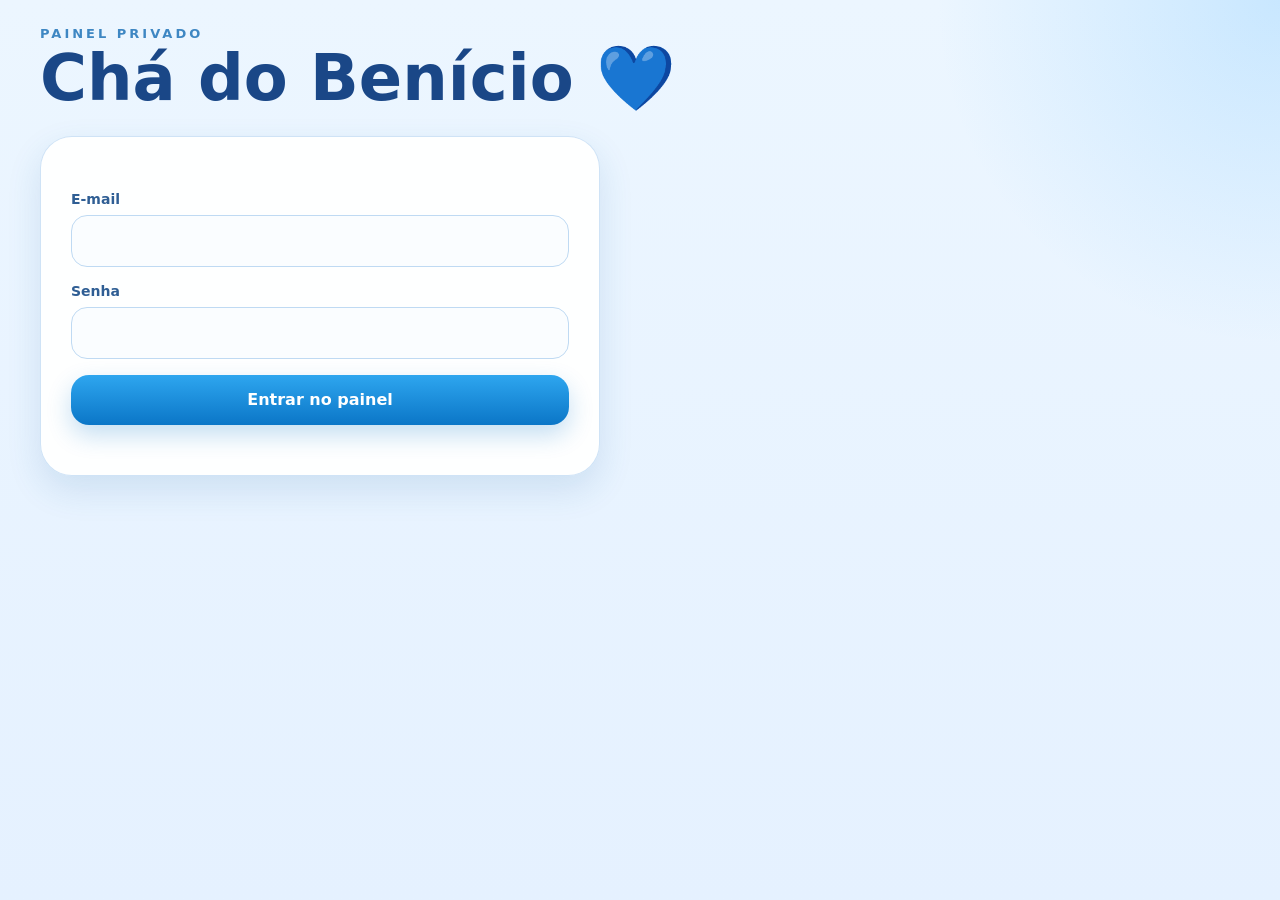
<file: admin.html>
<!doctype html>
<html lang="pt-BR">
<head>
 <meta charset="utf-8"><meta name="viewport" content="width=device-width, initial-scale=1, viewport-fit=cover">
 <meta name="robots" content="noindex, nofollow, noarchive">
 <meta name="theme-color" content="#dceefe">
 <title>Painel privado • Chá do Benício</title>
 <link rel="stylesheet" href="admin.css?v=12.4">
 <script src="admin.js?v=13.4" defer></script>
</head>
<body>
 <main class="container">
   <header class="header">
     <div class="heroText">
       <p class="eyebrow">PAINEL PRIVADO</p>
       <h1>Chá do Benício <span aria-hidden="true">💙</span></h1>
     </div>
     <button id="logout" class="secondary" hidden>Sair</button>
   </header>

   <section id="loginView" class="login" aria-label="Acesso ao painel privado">
      <form id="loginForm">
        <label>E-mail<input id="loginEmail" type="email" autocomplete="username" required></label>
        <label>Senha<input id="loginPassword" type="password" autocomplete="current-password" required></label>
        <button type="submit" id="loginButton">Entrar no painel</button>
      </form>
      <p id="loginError" class="error" role="alert"></p>
   </section>
   <div id="dashboard" hidden>
     <section class="stats" aria-label="Resumo do evento">
       <article class="statCard statBlue"><span class="statLabel">Confirmações</span><strong id="rsvpCount">0</strong><small>responsáveis confirmados</small></article>
       <article class="statCard statSky"><span class="statLabel">Total de pessoas</span><strong id="guestCount">0</strong><small>incluindo acompanhantes</small></article>
       <article class="statCard statIndigo"><span class="statLabel">Presentes reservados</span><strong id="giftCount">0</strong><small>unidades registradas</small></article>

     </section>

     <section class="toolsCard">
       <div class="toolsHead">
         <h2>Controles rápidos</h2>
         <p>Pesquise registros, atualize o painel ou exporte os dados do evento.</p>
       </div>
       <div class="tools">
         <label class="search">Pesquisar nome ou presente<input id="search" type="search" placeholder="Buscar registros..."></label>
         <button id="refresh" class="secondary">Atualizar dados</button>
         <button id="exportRsvp" class="secondary">Exportar presenças (CSV)</button>
         <button id="exportGifts" class="secondary">Exportar presentes (CSV)</button>
       </div>
       <p id="status" role="status" class="status" aria-live="polite"></p>
     </section>

     <section class="panel panelHighlight">
       <div class="panelHead"><h2>💙 Pessoas confirmadas</h2><span id="lastRsvp"></span></div>
       <div class="tableWrap"><table><thead><tr><th>Nome</th><th>Pessoas</th><th>Recado</th><th>Atualizado em</th></tr></thead><tbody id="rsvpRows"></tbody></table></div>
     </section>

     <section class="panel panelHighlight">
       <div class="panelHead"><h2>🎁 Reservas de presentes</h2><span id="lastGifts"></span></div>
       <div class="tableWrap"><table><thead><tr><th>Presente</th><th>Convidado</th><th>Quantidade</th><th>Registrado em</th></tr></thead><tbody id="giftRows"></tbody></table></div>
     </section>

     <section class="panel">
       <h2>📬 Status das notificações</h2>
       <p class="hint">“Aceito” indica que o serviço recebeu a solicitação de envio. A entrega final depende do provedor.</p>
       <div class="tableWrap"><table><thead><tr><th>Tipo</th><th>Status</th><th>Detalhe</th><th>Data</th></tr></thead><tbody id="notificationRows"></tbody></table></div>
     </section>

   </div>
 </main>
</body></html>
</file>
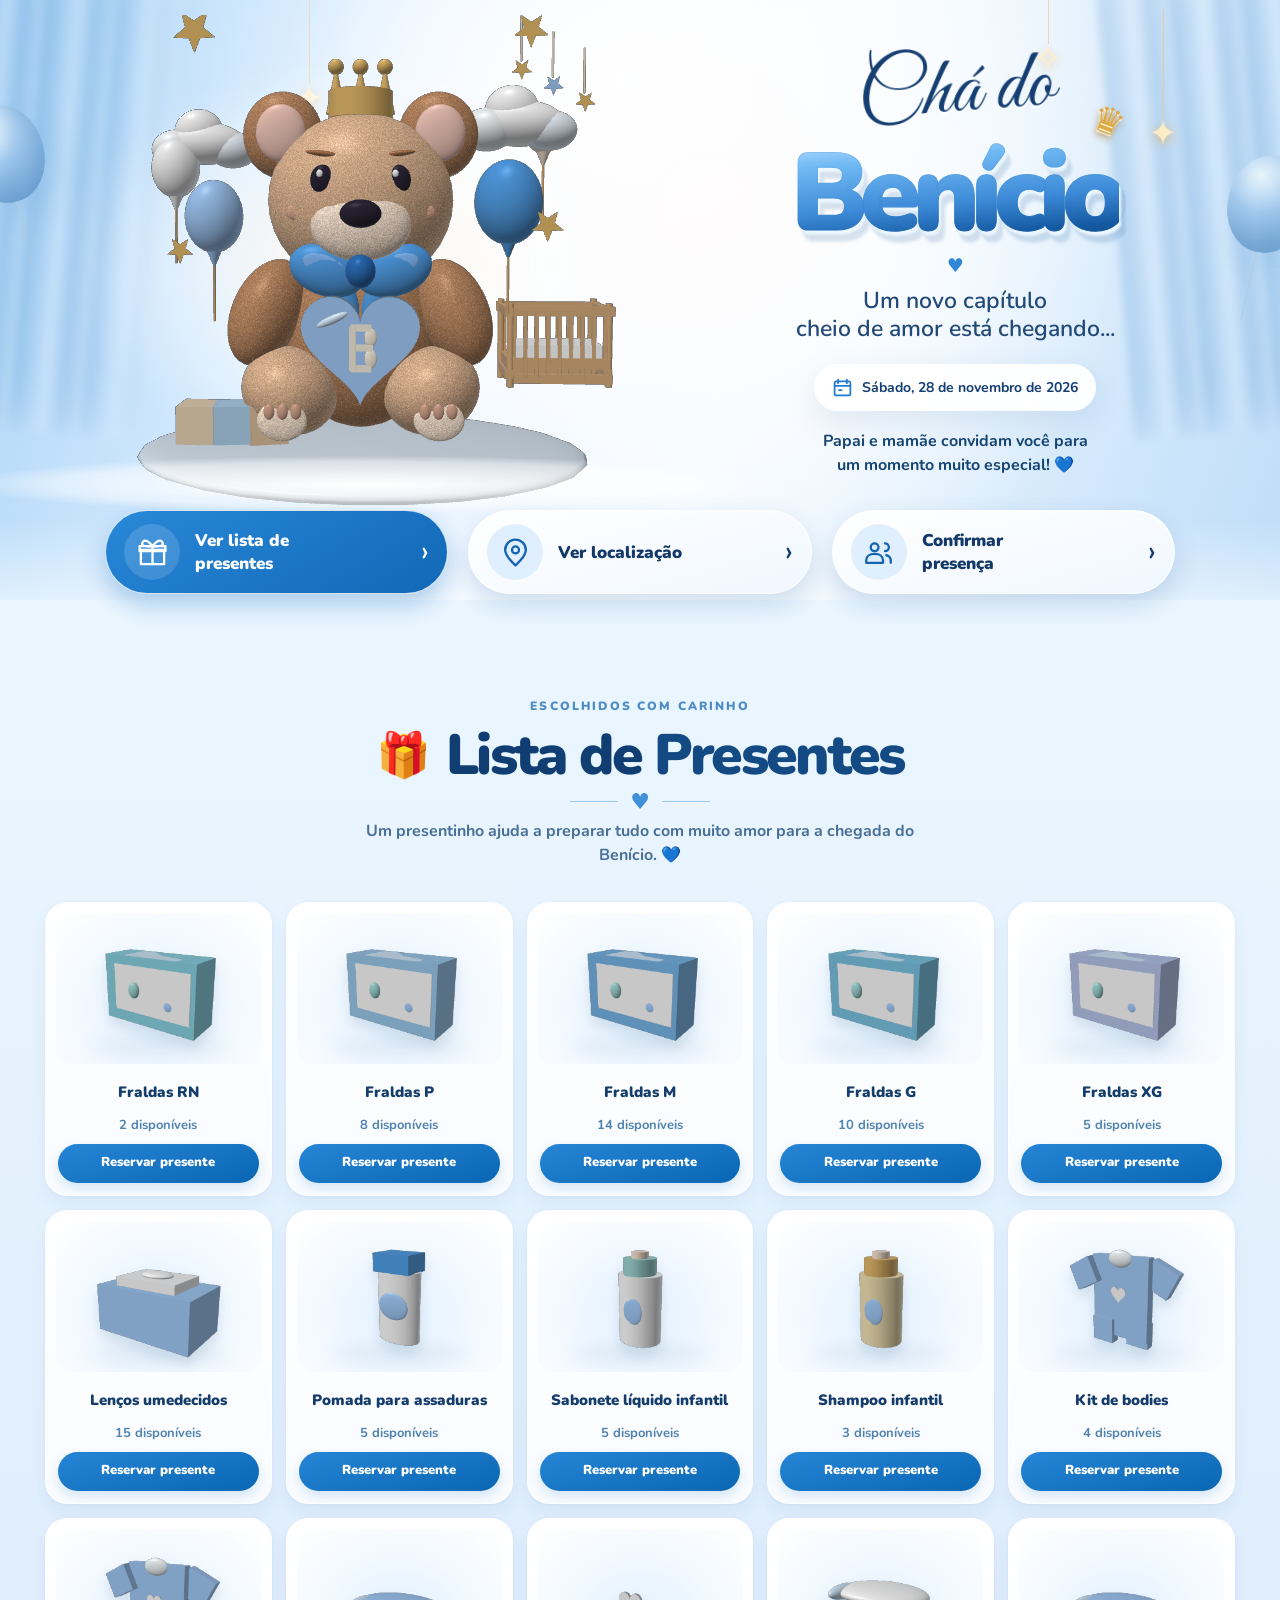
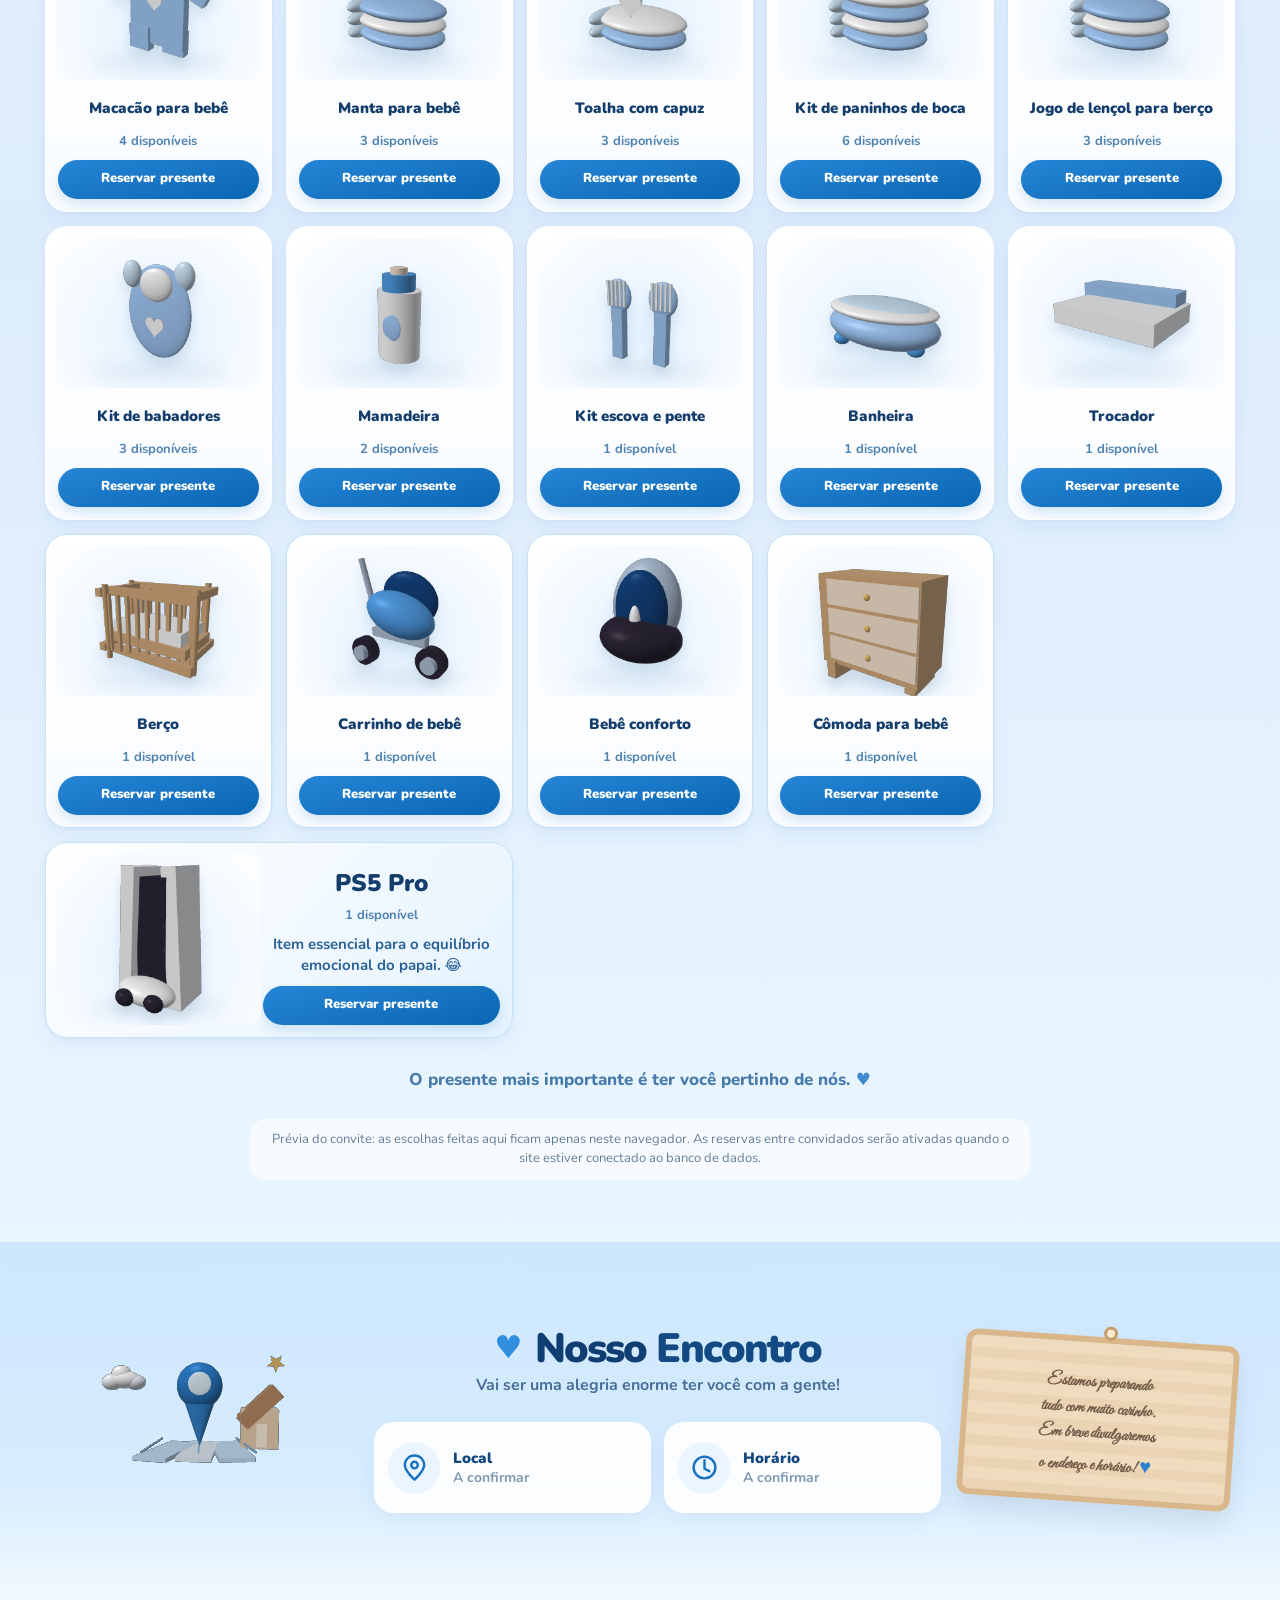
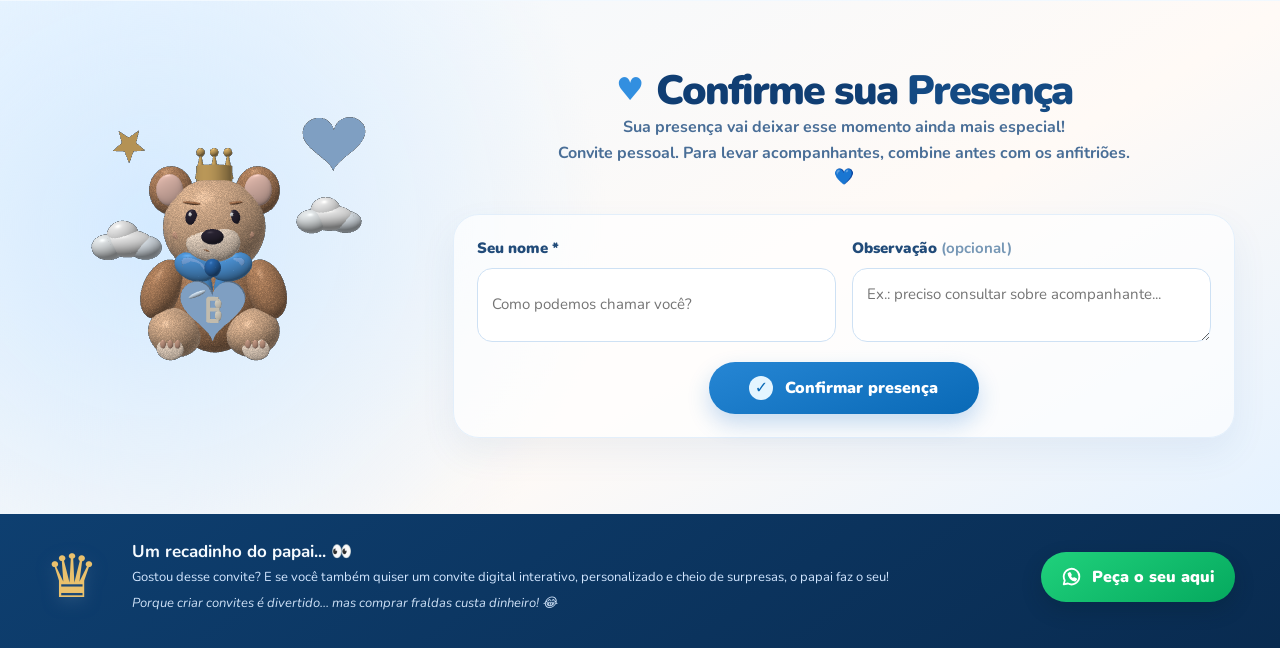
<file: Convite-Benicio-3D-V9.html>
<!doctype html>
<html lang="pt-BR">
<head>
<meta charset="UTF-8">
<meta name="viewport" content="width=device-width, initial-scale=1, viewport-fit=cover">
<meta name="theme-color" content="#a8d5fa">
<meta name="description" content="Papai e mamãe convidam você para o Chá do Benício, 28 de novembro de 2026.">
<meta property="og:title" content="Chá do Benício 💙">
<meta property="og:description" content="Uma chegada muito especial merece uma comemoração cheia de amor.">
<title>Chá do Benício | Convite Interativo</title>
<link rel="preconnect" href="https://fonts.googleapis.com">
<link rel="preconnect" href="https://fonts.gstatic.com" crossorigin>
<link href="https://fonts.googleapis.com/css2?family=DM+Sans:wght@400;500;600;700;800&family=Nunito:wght@400;600;700;800;900&family=Great+Vibes&display=swap" rel="stylesheet">
<style>
:root{--ink:#123969;--navy:#0b315f;--deep:#082a50;--blue:#237bce;--blue2:#3d9be9;--light:#a8d6fb;--white:#fff;--ice:#eff8ff;--muted:#607e9f;--line:#daebfa;--shadow:0 14px 34px rgba(14,72,128,.14)}
*{box-sizing:border-box}html{scroll-behavior:smooth;scroll-padding-top:22px}body{margin:0;color:var(--ink);font-family:'Nunito','DM Sans',system-ui,sans-serif;-webkit-font-smoothing:antialiased;background:#edf7ff}button,input,textarea,select{font:inherit}a{text-decoration:none;color:inherit}button{cursor:pointer}button:disabled{cursor:not-allowed}svg{width:24px;height:24px;fill:none;stroke:currentColor;stroke-width:2;stroke-linecap:round;stroke-linejoin:round}.container{width:min(1190px,calc(100% - 44px));margin:auto}
.hero-scene{position:relative;isolation:isolate;overflow:hidden;background:radial-gradient(circle at 55% 32%,#fffafa 0%,#f9fcff 22%,transparent 53%),linear-gradient(110deg,#a5d1f5 0%,#d6ebff 26%,#f6fbff 57%,#bddcf9 100%);padding:15px 0 38px}
.scenery-layer{position:absolute;inset:0;z-index:-1;pointer-events:none}.hero-light{position:absolute;inset:0;background:radial-gradient(ellipse at 49% 13%,rgba(255,255,255,.86),transparent 55%),linear-gradient(0deg,rgba(255,255,255,.7),transparent 18%)}.curtain{position:absolute;top:-8%;height:76%;width:22%;filter:blur(4px);opacity:.34;background:repeating-linear-gradient(90deg,#5599d3 0,#8fbde9 17px,#e2f0fd 34px,#6ca5da 51px,#b8d5f1 72px);box-shadow:inset -30px 0 60px #dbedff}.curtain-left{left:-9%;transform:rotate(5deg)}.curtain-right{right:-9%;transform:rotate(-5deg)}.hanging-st{position:absolute;color:#fcebc7;text-shadow:0 3px 11px #dfbd7f;font-size:35px}.hanging-st:before{content:'';position:absolute;width:1px;background:rgba(232,200,148,.8);left:50%;height:110px;bottom:80%}.hanging-one{top:75px;left:23%}.hanging-two{top:35px;right:17%}.hanging-three{top:110px;right:8%}.balloon{position:absolute;width:79px;height:98px;border-radius:52% 52% 50% 50%;background:radial-gradient(circle at 35% 23%,#faffff,#9ec8ee 40%,#5d97d1 93%);box-shadow:inset -13px -18px 26px rgba(49,95,140,.18),15px 16px 30px rgba(71,137,196,.13);opacity:.78}.balloon:after{content:'';position:absolute;top:100%;left:49%;width:1px;height:70px;background:#b1c9db}.balloon-left{top:105px;left:-35px;transform:rotate(-14deg)}.balloon-right{top:155px;right:-27px;transform:rotate(13deg)}
.hero-grid{display:grid;grid-template-columns:53% 47%;align-items:center;min-height:494px;position:relative}.hero-art-wrap{height:498px;position:relative;min-width:0}.hero-canvas{position:absolute;inset:0;width:100%;height:100%;touch-action:pan-y}.art-halo{position:absolute;inset:6% 2% 6%;background:radial-gradient(ellipse,#fff8ee 0,rgba(255,255,255,.45) 43%,transparent 67%);filter:blur(16px)}.ground-haze{position:absolute;bottom:0;left:-12%;width:127%;height:57px;border-radius:50%;background:radial-gradient(ellipse,#fff,rgba(255,255,255,.5) 55%,transparent 73%);pointer-events:none}
.hero-copy{text-align:center;position:relative;padding:10px 5px 2px;z-index:1}.hero-script{display:block;font-family:'Great Vibes','Brush Script MT',cursive;font-size:clamp(61px,6.5vw,103px);color:#153e72;line-height:.8;transform:rotate(-4deg);filter:drop-shadow(0 2px 0 rgba(255,255,255,.9))}.name-wrap{position:relative;display:inline-block;max-width:100%}.hero-name{margin:13px 0 0;letter-spacing:-.075em;font-weight:900;line-height:1.03;font-family:'Nunito',system-ui,sans-serif;font-size:clamp(70px,8.6vw,123px);background:linear-gradient(175deg,#c0e2ff 0%,#70b9f4 22%,#3c89d7 56%,#145aa2 79%,#104679 100%);background-clip:text;-webkit-background-clip:text;color:transparent;-webkit-text-stroke:1px rgba(40,110,180,.12);filter:drop-shadow(2px 4px 1px #ecf7ff) drop-shadow(4px 7px 1px rgba(25,87,153,.17))}.mini-crown{position:absolute;right:-5px;top:-28px;font-size:36px;color:#dfaa46;transform:rotate(21deg);text-shadow:0 2px 1px #fff8d9,0 5px 7px #b48b51}.tiny-heart{font-size:19px;color:#3087d7;margin:1px auto 6px}.hero-intro{font-size:clamp(18px,2vw,23px);line-height:1.25;margin:8px 0 20px;font-weight:600;color:#224978}.date-bubble{display:inline-flex;align-items:center;gap:9px;padding:12px 17px;border-radius:999px;background:rgba(255,255,255,.94);box-shadow:0 10px 30px rgba(59,106,151,.12);font-size:14px;color:#143e74;border:1px solid rgba(255,255,255,.9)}.date-bubble svg{width:21px;height:21px;color:#2079d2}.hero-note{margin:18px 0 0;font-size:16px;line-height:1.5;font-weight:700;color:#164472}.hero-note span{white-space:nowrap}
.hero-links{position:relative;z-index:5;display:grid;grid-template-columns:repeat(3,1fr);gap:20px;max-width:1070px;margin:-3px auto 0}.nav-pill{display:flex;align-items:center;gap:15px;min-height:80px;padding:13px 18px;background:linear-gradient(165deg,#fff,#f0f7ff);border:1px solid rgba(255,255,255,.8);box-shadow:0 11px 26px rgba(48,105,171,.2),inset 0 1px 2px #fff;border-radius:999px;font-size:17px;font-weight:900;color:var(--ink);transition:transform .2s,box-shadow .2s}.nav-pill:hover{transform:translateY(-4px);box-shadow:0 15px 30px rgba(48,105,171,.25)}.nav-symbol{flex:0 0 56px;width:56px;height:56px;display:grid;place-items:center;background:#e0effe;color:#1564b1;border-radius:50%}.nav-symbol svg{width:31px;height:31px;stroke-width:1.8}.nav-arrow{font-size:30px;margin-left:auto;font-weight:500;line-height:1}.nav-primary{background:linear-gradient(150deg,#2988d9,#1168b6);color:white;box-shadow:0 11px 25px rgba(19,105,190,.3)}.nav-primary .nav-symbol{background:rgba(255,255,255,.14);color:#fff}.cloud-edge{position:absolute;bottom:-20px;left:-5%;right:-5%;height:52px;background:radial-gradient(ellipse 85px 41px at 10% 0,#eaf6ff 98%,transparent 100%),radial-gradient(ellipse 140px 46px at 31% 0,#eaf6ff 98%,transparent 100%),radial-gradient(ellipse 120px 40px at 55% 0,#eaf6ff 98%,transparent 100%),radial-gradient(ellipse 130px 46px at 78% 0,#eaf6ff 98%,transparent 100%),linear-gradient(#eaf6ff,#eaf6ff);background-size:auto;pointer-events:none}
.gifts-section{background:linear-gradient(180deg,#eaf6ff 0%,#ddecfc 55%,#eaf6ff 100%);padding:66px 0 62px;position:relative}.section-heading{text-align:center;max-width:720px;margin:0 auto 35px}.heading-overline{letter-spacing:.18em;color:#4f8cc6;font-size:12px;font-weight:900;margin-bottom:10px}.section-heading h2{margin:0;font-family:'Nunito',system-ui,sans-serif;font-size:clamp(33px,4.7vw,57px);line-height:1.1;letter-spacing:-.046em;color:#103e73;font-weight:900}.section-heading h2 em{font-style:normal;color:#144a83}.section-heading h2>span:first-child{font-size:.77em;vertical-align:4px;margin-right:4px}.heart-divider{display:flex;align-items:center;justify-content:center;gap:12px;color:#408fd8;font-size:22px}.heart-divider span{width:48px;height:1px;background:#9dc8ed}.section-heading p{margin:2px auto 0;color:#496e97;font-size:16px;line-height:1.5;font-weight:700;max-width:590px}.gift-grid{display:grid;grid-template-columns:repeat(5,minmax(0,1fr));gap:14px}.gift-card{min-width:0;position:relative;background:linear-gradient(180deg,#fff 0%,#f9fcff 100%);border:1px solid rgba(255,255,255,.95);border-radius:22px;padding:11px 10px 12px;box-shadow:0 9px 17px rgba(45,104,174,.065),0 1px 3px rgba(77,121,174,.06);display:flex;flex-direction:column;transition:transform .2s,box-shadow .2s}.gift-card:hover{transform:translateY(-4px);box-shadow:0 16px 34px rgba(45,104,174,.16)}.gift-image{height:150px;border-radius:15px;overflow:hidden;background:radial-gradient(ellipse at 50% 63%,#e2f1ff 0%,#f5faff 64%,#fff 100%);position:relative;display:flex;align-items:center;justify-content:center}.gift-image:after{position:absolute;content:'';inset:auto 16% 9px;height:17px;border-radius:50%;background:rgba(70,113,149,.09);filter:blur(8px)}.gift-image img{position:relative;z-index:1;width:100%;height:100%;object-fit:contain;transition:transform .25s;filter:drop-shadow(0 8px 6px rgba(40,82,123,.13))}.gift-card:hover .gift-image img{transform:scale(1.08)}.gift-card-body{padding:5px 2px 0;display:flex;flex-direction:column;align-items:center;text-align:center;flex:1}.gift-card h3{font-size:15px;line-height:1.3;font-weight:900;color:#143d6b;min-height:39px;display:flex;align-items:center;justify-content:center;margin:5px 0 3px}.gift-meta{margin:0 0 10px;color:#5083b1;font-size:13px;font-weight:800}.gift-joke{font-size:13px;line-height:1.4;color:#2c6196;margin:0 0 10px;font-weight:700}.gift-button{margin-top:auto;display:block;width:100%;border:0;background:linear-gradient(165deg,#2685d6,#0966b3);color:white;border-radius:999px;font-size:13px;line-height:1.2;font-weight:900;min-height:39px;padding:9px 5px;box-shadow:0 5px 12px rgba(15,105,189,.16)}.gift-button:focus-visible,.main-button:focus-visible,.nav-pill:focus-visible,.whatsapp-cta:focus-visible{outline:3px solid #e5b55d;outline-offset:3px}.gift-button:disabled{background:#b9cadb;box-shadow:none}.gift-card.special{border-color:#c7e2f7}.gift-card.ps5{grid-column:span 2;display:grid;grid-template-columns:46% 54%;align-items:center;background:linear-gradient(130deg,#fff,#e5f3ff)}.gift-card.ps5 .gift-image{height:100%;min-height:170px}.gift-card.ps5 h3{font-size:24px}.gift-card.ps5 .gift-joke{font-size:15px}.gift-end-note{text-align:center;font-size:17px;font-weight:800;color:#477bac;margin:30px 0 6px}.gift-end-note span{color:#408bd0}.status-line{text-align:center;color:#ab493b;font-weight:800}.status-line:empty{display:none}.demo-notice{max-width:780px;margin:28px auto 0;padding:11px 15px;border-radius:16px;background:rgba(255,255,255,.64);color:#657e97;font-size:13px;text-align:center;line-height:1.5}
.meeting-section{position:relative;background:linear-gradient(180deg,#cee7fc,#d6ecff 65%,#f2f9ff);padding:55px 0 58px;overflow:hidden}.waves-top{position:absolute;top:-18px;left:0;right:0;height:45px;background:radial-gradient(ellipse 100px 24px at 8% 100%,#cee7fc 95%,transparent),radial-gradient(ellipse 120px 32px at 50% 100%,#cee7fc 95%,transparent),radial-gradient(ellipse 160px 36px at 90% 100%,#cee7fc 95%,transparent)}.meeting-inner{display:grid;grid-template-columns:26% 1fr 23%;gap:20px;align-items:center}.meeting-visual{min-height:230px}.meeting-visual canvas{width:100%;height:240px}.section-heading.compact{margin:0 auto 25px}.section-heading.compact h2{font-size:clamp(30px,3.2vw,43px)}.blue-heart{color:#328fe0}.meeting-data{display:grid;grid-template-columns:repeat(2,minmax(0,1fr));gap:13px}.meeting-item{background:rgba(255,255,255,.9);border:1px solid rgba(255,255,255,.94);border-radius:20px;box-shadow:0 6px 19px rgba(61,112,161,.08);display:flex;align-items:center;gap:13px;min-height:91px;padding:13px}.meeting-icon{height:52px;width:52px;flex:0 0 52px;display:grid;place-items:center;background:#eaf5ff;border-radius:50%;color:#1972bf}.meeting-icon svg{width:29px;height:29px}.meeting-item .label{display:block;font-size:15px;font-weight:900;color:#14477d}.meeting-item strong{display:block;font-size:14px;font-weight:700;color:#8099b1;overflow-wrap:anywhere}.map-button{display:inline-block;background:#1677c9;color:white;padding:12px 18px;border-radius:15px;font-weight:900;margin-top:18px}.wooden-message{position:relative;padding:28px 13px 18px;line-height:1.5;text-align:center;color:#765e4b;font:700 17px/1.5 'Great Vibes',cursive;transform:rotate(4deg);border:6px solid #d9b78b;background:repeating-linear-gradient(0deg,#ead4b3 0 10px,#efdcbf 10px 22px);box-shadow:0 14px 26px rgba(96,115,139,.16);border-radius:12px}.wooden-pin{position:absolute;top:-17px;left:50%;width:14px;height:14px;border:3px solid #c49d69;border-radius:50%;background:#f9ebcf}.wooden-heart{color:#2c83cb;font-family:serif;font-size:20px}
.rsvp-section{background:radial-gradient(circle at 12% 44%,#d4eaff 0%,transparent 39%),linear-gradient(150deg,#f0f8ff,#fffaf6 60%,#e5f2ff);padding:67px 0 76px}.rsvp-wrap{display:grid;grid-template-columns:32% 1fr;align-items:center;gap:27px}.rsvp-art{min-height:340px}.rsvp-art canvas{height:360px;width:100%}.rsvp-content{min-width:0}.rsvp-form{background:rgba(255,255,255,.65);border:1px solid #e3effb;border-radius:26px;padding:23px;display:grid;grid-template-columns:1fr 1fr;gap:10px 16px;box-shadow:0 15px 35px rgba(46,103,160,.08)}.rsvp-form label{font-size:15px;font-weight:900;color:#214b79}.rsvp-form .optional{font-weight:700;color:#7697b5}.rsvp-form input,.rsvp-form textarea{border:1px solid #cee1f4;border-radius:15px;background:#fff;color:#183e6e;padding:15px 14px;outline:none;min-height:52px;font-size:15px;line-height:1.4;min-width:0}.rsvp-form textarea{resize:vertical}.rsvp-form input:focus,.rsvp-form textarea:focus{border-color:#3290e0;box-shadow:0 0 0 3px rgba(50,144,224,.15)}.rsvp-form label:nth-of-type(1){grid-column:1}.rsvp-form label:nth-of-type(2){grid-column:2;grid-row:1}.rsvp-form input{grid-column:1;grid-row:2}.rsvp-form textarea{grid-column:2;grid-row:2}.main-button{display:flex;justify-content:center;align-items:center;gap:12px;border:0;background:linear-gradient(160deg,#2686d4,#0969b6);min-height:52px;border-radius:999px;box-shadow:0 10px 22px rgba(19,109,195,.24);color:#fff;font-size:16px;font-weight:900;padding:11px 25px}.rsvp-form .main-button{grid-column:1/-1;justify-self:center;min-width:270px;margin-top:10px}.btn-check{display:grid;place-items:center;background:#e4f5ff;border-radius:50%;width:24px;height:24px;color:#0969b6;font-weight:900}.form-feedback{margin:6px 0 0;color:#16734f;font-weight:900;grid-column:1/-1;text-align:center}.form-feedback:empty{display:none}
.site-footer{background:linear-gradient(145deg,#0e3f70,#092b50);color:#f6fbff;padding:22px 0 30px}.footer-inner{display:grid;grid-template-columns:70px 1fr auto;align-items:center;gap:17px}.footer-crown{color:#eac16d;font-size:60px;text-shadow:0 5px 15px #2b5581}.footer-copy strong{font-size:17px}.footer-copy p{font-size:13px;line-height:1.5;margin:5px 0 3px;color:#d2e6ff}.footer-copy em{font-size:13px;color:#cde0f6}.whatsapp-cta{display:inline-flex;align-items:center;justify-content:center;gap:9px;background:linear-gradient(150deg,#20d17c,#05a95e);color:#fff;border-radius:999px;padding:14px 20px;white-space:nowrap;font-weight:900;box-shadow:0 8px 20px rgba(1,29,39,.23)}.whatsapp-cta svg{width:22px;height:22px}
.gift-modal{border:0;padding:0;background:transparent;max-width:min(450px,calc(100% - 24px));width:100%;max-height:94vh}.gift-modal::backdrop{background:rgba(7,33,63,.6);backdrop-filter:blur(7px)}.gift-form{position:relative;display:grid;gap:10px;max-height:94vh;overflow:auto;background:linear-gradient(165deg,#fff,#eff8ff);border-radius:30px;padding:24px;box-shadow:0 22px 80px rgba(3,35,78,.26);border:1px solid white}.close-modal{position:absolute;right:14px;top:11px;background:#e8f3fe;border:0;border-radius:50%;width:36px;height:36px;color:#275c93;font-size:27px;line-height:1}.modal-kicker{text-align:center;font-size:11px;letter-spacing:.1em;color:#3d81bf;font-weight:900}.modal-art{height:157px;display:grid;place-items:center;background:radial-gradient(ellipse,#e7f4ff 0,transparent 74%);margin-top:-2px}.modal-art img{height:170px;max-width:100%;object-fit:contain}.gift-form h2{font-size:27px;line-height:1.2;color:#153f72;margin:0;text-align:center}.gift-form p{text-align:center;color:#54779c;margin:0;font-weight:700}.gift-form .remaining-text{font-size:14px;color:#2384c7}.gift-form label{font-size:14px;font-weight:900}.gift-form input,.gift-form select{background:white;border:1px solid #cee2f6;border-radius:13px;padding:13px;width:100%;color:#1a4776}.gift-form .main-button{margin-top:7px}.toast{position:fixed;z-index:100;left:50%;bottom:24px;transform:translate(-50%,120px);background:#0e426f;color:#fff;padding:15px 22px;border-radius:20px;box-shadow:0 13px 40px rgba(12,37,72,.26);font-weight:900;text-align:center;opacity:0;transition:transform .35s,opacity .35s;max-width:calc(100% - 30px)}.toast.show{transform:translate(-50%,0);opacity:1}
@media(max-width:1050px){.container{width:min(100% - 38px,940px)}.hero-grid{grid-template-columns:50% 50%}.hero-art-wrap{height:420px}.hero-name{font-size:clamp(60px,8vw,90px)}.hero-script{font-size:75px}.nav-pill{font-size:15px;gap:8px;padding:12px}.nav-symbol{width:46px;height:46px;flex-basis:46px}.hero-links{gap:12px}.gift-grid{grid-template-columns:repeat(4,minmax(0,1fr))}.meeting-inner{grid-template-columns:27% 1fr}.wooden-message{display:none}}
@media(max-width:720px){.container{width:min(100% - 26px,600px)}.hero-scene{padding:0 0 44px}.curtain{width:35%}.hero-grid{display:flex;flex-direction:column;min-height:auto}.hero-art-wrap{width:100%;height:300px;margin-top:4px;margin-bottom:-10px}.hero-copy{padding:0 6px}.hero-script{font-size:70px}.hero-name{font-size:clamp(65px,15vw,102px);margin-top:8px}.mini-crown{top:-20px;right:0;font-size:27px}.hero-intro{font-size:17px;margin:5px 0 14px}.date-bubble{padding:10px 12px;font-size:12px}.hero-note{font-size:14px;margin:12px 0 12px}.hero-links{margin:10px auto 0;grid-template-columns:1fr;gap:9px;max-width:500px}.nav-pill{min-height:60px;font-size:15px;padding:7px 16px;gap:14px}.nav-pill br{display:none}.nav-symbol{height:44px;width:44px;flex-basis:44px}.nav-symbol svg{height:26px;width:26px}.nav-arrow{font-size:25px}.balloon-left{top:70px;left:-32px;width:61px;height:73px}.balloon-right{top:210px;right:-28px;width:60px;height:75px}.hanging-one{top:51px;left:21%}.hanging-two{top:65px;right:20%}.gifts-section{padding:52px 0}.section-heading h2{font-size:clamp(31px,8vw,39px)}.section-heading p{font-size:15px}.gift-grid{grid-template-columns:repeat(2,minmax(0,1fr));gap:11px}.gift-card{border-radius:19px;padding:8px}.gift-image{height:130px;border-radius:14px}.gift-card h3{font-size:15px;min-height:39px}.gift-meta{font-size:12px;margin-bottom:9px}.gift-button{min-height:40px;font-size:12px}.gift-card.ps5{grid-column:span 2;grid-template-columns:42% 58%}.gift-card.ps5 .gift-image{min-height:180px}.gift-card.ps5 h3{font-size:22px}.gift-card.ps5 .gift-joke{font-size:14px}.meeting-section{padding:30px 0 44px}.meeting-inner{display:flex;flex-direction:column;gap:8px}.meeting-visual{width:100%;height:190px;min-height:0}.meeting-visual canvas{height:210px;width:100%}.meeting-main{width:100%}.meeting-data{gap:10px}.meeting-item{padding:11px;min-height:85px}.meeting-icon{width:44px;height:44px;flex-basis:44px}.meeting-icon svg{width:25px;height:25px}.rsvp-section{padding:43px 0 52px}.rsvp-wrap{display:flex;flex-direction:column;gap:2px}.rsvp-art{min-height:0;width:100%;height:170px}.rsvp-art canvas{height:200px;width:100%}.rsvp-content{width:100%}.rsvp-form{padding:17px;border-radius:23px;grid-template-columns:1fr;gap:7px}.rsvp-form label:nth-of-type(1),.rsvp-form input,.rsvp-form label:nth-of-type(2),.rsvp-form textarea{grid-column:1;grid-row:auto}.rsvp-form .main-button{min-width:0;width:100%;margin-top:9px}.rsvp-form textarea{min-height:84px}.footer-inner{grid-template-columns:39px 1fr;gap:8px 12px}.footer-crown{font-size:38px}.footer-copy strong{font-size:15px}.footer-copy p{font-size:12px}.whatsapp-cta{grid-column:1/-1;justify-self:stretch;margin-top:8px}}
@media(max-width:365px){.hero-art-wrap{height:250px}.hero-script{font-size:61px}.hero-name{font-size:64px}.section-heading h2{font-size:29px}.gift-grid{gap:8px}.gift-card{padding:6px}.gift-image{height:108px}.gift-card h3{font-size:13px}.gift-button{font-size:11px}.meeting-item{gap:7px}.meeting-item .label{font-size:13px}.meeting-item strong{font-size:12px}}
@media(prefers-reduced-motion:reduce){html{scroll-behavior:auto}*,*:before,*:after{animation-duration:.001ms!important;transition-duration:.001ms!important}}

[hidden]{display:none!important}
.personal-invite{text-align:center;margin:-12px auto 20px;color:#6884a1;font-size:13px;font-weight:800;line-height:1.55}
.hero-canvas{animation:hero-breathe 6s ease-in-out infinite}
@keyframes hero-breathe{0%,100%{transform:translateY(0)}50%{transform:translateY(-6px)}}
@media(prefers-reduced-motion:reduce){.hero-canvas{animation:none}}

</style>



</head>
<body>
<main>
<section class="hero-scene" id="inicio" aria-labelledby="heroTitle">
  <div class="scenery-layer" aria-hidden="true">
    <div class="curtain curtain-left"></div><div class="curtain curtain-right"></div>
    <span class="hanging-st hanging-one">✦</span><span class="hanging-st hanging-two">✧</span><span class="hanging-st hanging-three">✦</span>
    <div class="balloon balloon-left"></div><div class="balloon balloon-right"></div>
    <div class="hero-light"></div>
  </div>
  <div class="container hero-grid">
    <div class="hero-art-wrap">
      <div class="art-halo"></div>
      <canvas id="hero3d" class="hero-canvas" role="img" aria-label="Ursinho de pelúcia tridimensional, com laço azul e um coração, em um cenário com berço, balões, estrelas e nuvens"></canvas>
      <span class="ground-haze" aria-hidden="true"></span>
    </div>
    <div class="hero-copy">
      <span class="hero-script">Chá do</span>
      <div class="name-wrap"><h1 id="heroTitle" class="hero-name">Benício</h1><span class="mini-crown" aria-hidden="true">♛</span></div>
      <div class="tiny-heart" aria-hidden="true">♥</div>
      <p class="hero-intro">Um novo capítulo<br>cheio de amor está chegando...</p>
      <div class="date-bubble"><svg viewBox="0 0 24 24" aria-hidden="true"><rect x="3" y="5" width="18" height="16" rx="2"/><path d="M7 3v4M17 3v4M3 10h18"/><path d="M8 15h3"/></svg><strong>Sábado, 28 de novembro de 2026</strong></div>
      <p class="hero-note">Papai e mamãe convidam você para<br>um momento muito especial! <span aria-hidden="true">💙</span></p>
    </div>
  </div>
  <nav class="hero-links container" aria-label="Acessos rápidos do convite">
    <a class="nav-pill nav-primary" href="#presentes"><span class="nav-symbol"><svg viewBox="0 0 24 24" aria-hidden="true"><path d="M3 10h18v11H3zM2 7h20v4H2zM12 7v14"/><path d="M12 7S6-1 4 5c-1 3 8 2 8 2Zm0 0s6-8 8-2c1 3-8 2-8 2Z"/></svg></span><span>Ver lista de <br>presentes</span><span class="nav-arrow" aria-hidden="true">›</span></a>
    <a class="nav-pill" href="#encontro"><span class="nav-symbol"><svg viewBox="0 0 24 24" aria-hidden="true"><path d="M20 10c0 5-8 12-8 12S4 15 4 10a8 8 0 1 1 16 0Z"/><circle cx="12" cy="10" r="2.7"/></svg></span><span>Ver localização</span><span class="nav-arrow" aria-hidden="true">›</span></a>
    <a class="nav-pill" href="#presenca"><span class="nav-symbol"><svg viewBox="0 0 24 24" aria-hidden="true"><circle cx="9" cy="8" r="3"/><path d="M2.5 20v-2c0-3 2.5-5 6.5-5s6.5 2 6.5 5v2Z"/><path d="M17 5a3 3 0 0 1 0 6M18 14c2.2.7 3.5 2.2 3.5 4v2"/></svg></span><span>Confirmar <br>presença</span><span class="nav-arrow" aria-hidden="true">›</span></a>
  </nav>
  <div class="cloud-edge" aria-hidden="true"></div>
</section>

<section class="gifts-section" id="presentes" aria-labelledby="giftsTitle">
  <div class="container">
    <div class="section-heading">
      <div class="heading-overline">ESCOLHIDOS COM CARINHO</div>
      <h2 id="giftsTitle"><span aria-hidden="true">🎁</span> Lista de <em>Presentes</em></h2>
      <div class="heart-divider" aria-hidden="true"><span></span>♥<span></span></div>
      <p>Um presentinho ajuda a preparar tudo com muito amor para a chegada do Benício. 💙</p>
    </div>
    <p class="status-line" id="inventoryStatus" role="status" aria-live="polite"></p>
    <div class="gift-grid" id="giftGrid" aria-label="Presentes disponíveis"></div>
    <p class="gift-end-note">O presente mais importante é ter você pertinho de nós. <span>♥</span></p>
    <p id="demoNotice" class="demo-notice" role="status" hidden>Prévia do convite: as escolhas feitas aqui ficam apenas neste navegador. As reservas entre convidados serão ativadas quando o site estiver conectado ao banco de dados.</p>
  </div>
</section>

<section class="meeting-section" id="encontro" aria-labelledby="meetingTitle">
  <div class="waves-top" aria-hidden="true"></div>
  <div class="container meeting-inner">
    <div class="meeting-visual"><canvas id="meeting3d" role="img" aria-label="Mapa e marcador de localização tridimensionais em tons de azul"></canvas></div>
    <div class="meeting-main">
      <div class="section-heading compact"><h2 id="meetingTitle"><span class="blue-heart" aria-hidden="true">♥</span> Nosso <em>Encontro</em></h2><p>Vai ser uma alegria enorme ter você com a gente!</p></div>
      <div class="meeting-data">
        <div class="meeting-item"><span class="meeting-icon" aria-hidden="true"><svg viewBox="0 0 24 24"><path d="M20 10c0 5-8 12-8 12S4 15 4 10a8 8 0 1 1 16 0Z"/><circle cx="12" cy="10" r="2.7"/></svg></span><div><span class="label">Local</span><strong id="addressValue">A confirmar</strong></div></div>
        <div class="meeting-item"><span class="meeting-icon" aria-hidden="true"><svg viewBox="0 0 24 24"><circle cx="12" cy="12" r="9"/><path d="M12 6v7l4 2"/></svg></span><div><span class="label">Horário</span><strong id="timeValue">A confirmar</strong></div></div>
      </div>
      <a id="mapsButton" class="map-button" href="#" target="_blank" rel="noopener noreferrer" hidden>Abrir no mapa <span aria-hidden="true">↗</span></a>
    </div>
    <div class="wooden-message" aria-label="Informação sobre o local"><span class="wooden-pin"></span>Estamos preparando<br>tudo com muito carinho.<br>Em breve divulgaremos<br>o endereço e horário! <span class="wooden-heart">♥</span></div>
  </div>
</section>

<section class="rsvp-section" id="presenca" aria-labelledby="rsvpTitle">
  <div class="container rsvp-wrap">
    <div class="rsvp-art"><canvas id="rsvp3d" role="img" aria-label="Ursinho tridimensional abraçado a um coração azul"></canvas></div>
    <div class="rsvp-content">
      <div class="section-heading compact"><h2 id="rsvpTitle"><span class="blue-heart" aria-hidden="true">♥</span> Confirme sua <em>Presença</em></h2><p>Sua presença vai deixar esse momento ainda mais especial!</p><p class="personal-invite">Convite pessoal. Para levar acompanhantes, combine antes com os anfitriões. 💙</p></div>
      <form id="rsvpForm" class="rsvp-form" autocomplete="on">
        <label for="rsvpName">Seu nome <span aria-hidden="true">*</span></label>
        <input id="rsvpName" name="guest_name" maxlength="80" autocomplete="name" required placeholder="Como podemos chamar você?" type="text">
        <label for="rsvpNote">Observação <span class="optional">(opcional)</span></label>
        <textarea id="rsvpNote" rows="2" maxlength="400" placeholder="Ex.: preciso consultar sobre acompanhante..."></textarea>
        <button type="submit" id="rsvpSubmit" class="main-button"><span class="btn-check" aria-hidden="true">✓</span> Confirmar presença</button>
        <p class="form-feedback" id="rsvpFeedback" role="status" aria-live="polite"></p>
      </form>
    </div>
  </div>
</section>
</main>
<footer class="site-footer">
  <div class="container footer-inner">
    <span class="footer-crown" aria-hidden="true">♛</span>
    <div class="footer-copy"><strong>Um recadinho do papai... 👀</strong><p>Gostou desse convite? E se você também quiser um convite digital interativo, personalizado e cheio de surpresas, o papai faz o seu!</p><em>Porque criar convites é divertido... mas comprar fraldas custa dinheiro! 😂</em></div>
    <a id="contactLink" class="whatsapp-cta" href="#" target="_blank" rel="noopener noreferrer"><svg viewBox="0 0 24 24" aria-hidden="true"><path d="M20 11.5a8.5 8.5 0 0 1-12.4 7.6L3 20l1.1-4.3a8.5 8.5 0 1 1 15.9-4.2Z"/><path d="M8.2 8.5c.2 3.7 3.6 6.8 7.1 7.5l1.2-1.6-2.3-1.1-1.1.9c-1.6-.8-2.5-1.7-3.3-3.2l1-1.2-1.2-2.2Z"/></svg> Peça o seu aqui</a>
  </div>
</footer>

<dialog id="giftModal" class="gift-modal" aria-labelledby="giftModalTitle">
  <form id="giftForm" class="gift-form" method="dialog">
    <button id="closeModal" class="close-modal" type="button" aria-label="Fechar janela">×</button>
    <span class="modal-kicker">UM MIMO PARA O BENÍCIO</span>
    <div class="modal-art"><img id="giftModalImage" alt="" width="220" height="165"></div>
    <h2 id="giftModalTitle">Escolher presente</h2>
    <p id="giftModalDesc">Um carinho para o Benício.</p>
    <p id="giftModalRemaining" class="remaining-text"></p>
    <label for="giftGuest">Seu nome</label><input id="giftGuest" name="name" maxlength="80" autocomplete="name" placeholder="Quem vai presentear?" required>
    <label for="giftQuantity">Quantidade</label><select id="giftQuantity" name="quantity" required></select>
    <button id="giftSubmit" type="submit" class="main-button">Confirmar presente ♥</button>
    <p id="giftFeedback" class="form-feedback" aria-live="polite" role="status"></p>
  </form>
</dialog>
<div id="toast" class="toast" role="status" aria-live="polite"></div>
<script>
/* Configure antes de publicar. Sem essas credenciais, o convite funciona em modo de demonstração local. */
window.BENICIO_CONFIG = {
  SUPABASE_URL: '',
  SUPABASE_ANON_KEY: '',
  WHATSAPP: '', // DDI + DDD + número, apenas dígitos; ex.: 5562999999999
  EVENT_TIME: '', // ex.: 15:00
  EVENT_ADDRESS: '', // ex.: Rua ..., 123, Cidade, UF
  MAPS_URL: '' // link verdadeiro quando o local for confirmado
};

</script>
<script>
/* Chá do Benício — motor 3D WebGL nativo, sem bibliotecas, recortes nem imagens externas. */
(() => {
'use strict';
const V3=(a,b,c)=>[a,b,c];
const RAD=Math.PI/180;
const hex=(h)=>{h=h.replace('#','');return [parseInt(h.slice(0,2),16)/255,parseInt(h.slice(2,4),16)/255,parseInt(h.slice(4,6),16)/255]};
const matmul=(a,b)=>{let r=new Float32Array(16);for(let i=0;i<4;i++)for(let j=0;j<4;j++)for(let k=0;k<4;k++)r[j*4+i]+=a[k*4+i]*b[j*4+k];return r};
const identity=()=>new Float32Array([1,0,0,0,0,1,0,0,0,0,1,0,0,0,0,1]);
const tr=(x,y,z)=>{let r=identity();r[12]=x;r[13]=y;r[14]=z;return r};
const sc=(x,y,z)=>new Float32Array([x,0,0,0,0,y,0,0,0,0,z,0,0,0,0,1]);
const rx=(a)=>{let c=Math.cos(a),s=Math.sin(a);return new Float32Array([1,0,0,0,0,c,s,0,0,-s,c,0,0,0,0,1])};
const ry=(a)=>{let c=Math.cos(a),s=Math.sin(a);return new Float32Array([c,0,-s,0,0,1,0,0,s,0,c,0,0,0,0,1])};
const rz=(a)=>{let c=Math.cos(a),s=Math.sin(a);return new Float32Array([c,s,0,0,-s,c,0,0,0,0,1,0,0,0,0,1])};
const perspective=(fov,aspect,near,far)=>{let f=1/Math.tan(fov/2),m=new Float32Array(16);m[0]=f/aspect;m[5]=f;m[10]=(far+near)/(near-far);m[11]=-1;m[14]=(2*far*near)/(near-far);return m};
const norm=(v)=>{let l=Math.hypot(...v)||1;return v.map(x=>x/l)};
const sub=(a,b)=>a.map((v,i)=>v-b[i]);
const cross=(a,b)=>[a[1]*b[2]-a[2]*b[1],a[2]*b[0]-a[0]*b[2],a[0]*b[1]-a[1]*b[0]];
const dot=(a,b)=>a.reduce((s,v,i)=>s+v*b[i],0);
const look=(eye,target,up=[0,1,0])=>{let z=norm(sub(eye,target)),x=norm(cross(up,z)),y=cross(z,x);return new Float32Array([x[0],y[0],z[0],0,x[1],y[1],z[1],0,x[2],y[2],z[2],0,-dot(x,eye),-dot(y,eye),-dot(z,eye),1])};
function sphere(steps=28,rings=18){let p=[],n=[],inds=[];for(let j=0;j<=rings;j++){let a=Math.PI*j/rings;for(let i=0;i<=steps;i++){let b=2*Math.PI*i/steps,x=Math.sin(a)*Math.cos(b),y=Math.cos(a),z=Math.sin(a)*Math.sin(b);p.push(x,y,z);n.push(x,y,z)}}for(let j=0;j<rings;j++)for(let i=0;i<steps;i++){let v=j*(steps+1)+i;inds.push(v,v+steps+1,v+1,v+1,v+steps+1,v+steps+2)}return {p,n,inds}}
function box(){let p=[],n=[],inds=[];const faces=[[[0,0,1],[[-1,-1,1],[1,-1,1],[1,1,1],[-1,1,1]]],[[0,0,-1],[[1,-1,-1],[-1,-1,-1],[-1,1,-1],[1,1,-1]]],[[1,0,0],[[1,-1,1],[1,-1,-1],[1,1,-1],[1,1,1]]],[[-1,0,0],[[-1,-1,-1],[-1,-1,1],[-1,1,1],[-1,1,-1]]],[[0,1,0],[[-1,1,1],[1,1,1],[1,1,-1],[-1,1,-1]]],[[0,-1,0],[[-1,-1,-1],[1,-1,-1],[1,-1,1],[-1,-1,1]]]];faces.forEach(([normal,pts])=>{let st=p.length/3;pts.forEach(v=>{p.push(...v);n.push(...normal)});inds.push(st,st+1,st+2,st,st+2,st+3)});return {p,n,inds}}
function cylinder(top=1,bottom=1){let p=[],n=[],inds=[],s=28;for(let j=0;j<=1;j++){let rr=j?bottom:top,y=j?-1:1;for(let i=0;i<=s;i++){let a=i*Math.PI*2/s,xx=Math.cos(a),zz=Math.sin(a);p.push(rr*xx,y,rr*zz);n.push(xx,(bottom-top)/2,zz)}}for(let i=0;i<s;i++){let k=i;inds.push(k,k+s+1,k+1,k+1,k+s+1,k+s+2)}for(let side=0;side<2;side++){let r=side?bottom:top,y=side?-1:1,begin=p.length/3;p.push(0,y,0);n.push(0,side?-1:1,0);for(let i=0;i<=s;i++){let a=i*Math.PI*2/s;p.push(r*Math.cos(a),y,r*Math.sin(a));n.push(0,side?-1:1,0)}for(let i=0;i<s;i++){if(side)inds.push(begin,begin+i+2,begin+i+1);else inds.push(begin,begin+i+1,begin+i+2)}}return {p,n,inds}}
function heart(){let pts=[],steps=60;for(let i=0;i<steps;i++){let t=2*Math.PI*i/steps,x=16*Math.pow(Math.sin(t),3)/17,y=(13*Math.cos(t)-5*Math.cos(2*t)-2*Math.cos(3*t)-Math.cos(4*t))/17;pts.push([x,y])}let p=[],n=[],inds=[];for(let z of [0.17,-0.17]){let start=p.length/3;p.push(0,0,z);n.push(0,0,z>0?1:-1);pts.forEach(([x,y])=>{p.push(x,y,z);n.push(0,0,z>0?1:-1)});for(let i=0;i<steps;i++){let a=start+1+i,b=start+1+(i+1)%steps;if(z>0)inds.push(start,a,b);else inds.push(start,b,a)}}for(let i=0;i<steps;i++){let a=pts[i],b=pts[(i+1)%steps],st=p.length/3,u=norm([b[1]-a[1],a[0]-b[0],0]);[[...a,.17],[...b,.17],[...b,-.17],[...a,-.17]].forEach(v=>{p.push(...v);n.push(...u)});inds.push(st,st+1,st+2,st,st+2,st+3)}return {p,n,inds}}
function star(){let p=[],n=[],inds=[],pts=[];for(let i=0;i<10;i++){let a=i*Math.PI/5-Math.PI/2,r=i%2?.43:1;pts.push([r*Math.cos(a),r*Math.sin(a)])}for(let side of [.12,-.12]){let st=p.length/3;p.push(0,0,side);n.push(0,0,Math.sign(side));pts.forEach(([x,y])=>{p.push(x,y,side);n.push(0,0,Math.sign(side))});for(let i=0;i<10;i++){let a=st+1+i,b=st+1+(i+1)%10;if(side>0)inds.push(st,a,b);else inds.push(st,b,a)}}for(let i=0;i<10;i++){let a=pts[i],b=pts[(i+1)%10],st=p.length/3;for(let v of [[...a,.12],[...b,.12],[...b,-.12],[...a,-.12]]){p.push(...v);n.push(0,0,1)}inds.push(st,st+1,st+2,st,st+2,st+3)}return {p,n,inds}}
const basicMeshes={sphere:sphere(),box:box(),cylinder:cylinder(),cone:cylinder(0,1),heart:heart(),star:star()};
const colors={fur:'#ba865f',furLight:'#e5b994',furDark:'#a8714c',cream:'#ffe9d4',white:'#ffffff',navy:'#113d77',blue:'#4f9eea',baby:'#a1cbfb',sky:'#d4ecff',wood:'#d8ab7a',gold:'#e7ba69',black:'#292333',pink:'#f9cbbd',mint:'#9ed9d6',silver:'#afc0d7'};
function node(mesh,p,s,color,r=[0,0,0],rough=.65){return {mesh,p,s,color:hex(color),r,rough}}
const add=(arr,mesh,p,s,color,r,rough)=>arr.push(node(mesh,p,s,color,r,rough));
const ell=(a,p,s,c,r)=>add(a,'sphere',p,s,c,r);
const cube=(a,p,s,c,r)=>add(a,'box',p,s,c,r);
const cyl=(a,p,s,c,r)=>add(a,'cylinder',p,s,c,r);
const cone=(a,p,s,c,r)=>add(a,'cone',p,s,c,r);
const heartObj=(a,p,s,c,r)=>add(a,'heart',p,s,c,r);
const starObj=(a,p,s,c,r)=>add(a,'star',p,s,c,r);
function teddy(a,base=[0,0,0],size=1){const P=(x,y,z)=>[base[0]+x*size,base[1]+y*size,base[2]+z*size];const S=(x,y,z)=>[x*size,y*size,z*size];
 ell(a,P(0,.8,0),S(.72,.84,.57),colors.fur); // body
 ell(a,P(-.62,.35,.32),S(.43,.38,.5),colors.furLight,[-.22,0,-.38]);ell(a,P(.62,.35,.32),S(.43,.38,.5),colors.furLight,[-.22,0,.38]);
 ell(a,P(-.83,1.03,.21),S(.31,.5,.35),colors.fur,[-.3,0,-.38]);ell(a,P(.83,1.03,.21),S(.31,.5,.35),colors.fur,[-.3,0,.38]);
 ell(a,P(0,2.02,.08),S(.83,.78,.73),colors.furLight);
 ell(a,P(-.7,2.61,.04),S(.36,.39,.23),colors.fur);ell(a,P(.7,2.61,.04),S(.36,.39,.23),colors.fur);
 ell(a,P(-.7,2.61,.24),S(.22,.25,.08),colors.pink);ell(a,P(.7,2.61,.24),S(.22,.25,.08),colors.pink);
 ell(a,P(0,1.8,.68),S(.42,.3,.16),colors.cream);
 ell(a,P(-.31,2.17,.699),S(.105,.126,.065),colors.black);ell(a,P(.31,2.17,.699),S(.105,.126,.065),colors.black);
 ell(a,P(-.335,2.22,.756),S(.027,.031,.015),'#ffffff');ell(a,P(.286,2.22,.756),S(.027,.031,.015),'#ffffff');
 ell(a,P(0,1.89,.85),S(.17,.115,.105),colors.black);
 // mouth points curved downward in front
 ell(a,P(-.087,1.69,.795),S(.07,.025,.022),colors.furDark,[0,0,-.35]);ell(a,P(.087,1.69,.795),S(.07,.025,.022),colors.furDark,[0,0,.35]);
 // face blush, sculpted eyebrows, sparkle
 ell(a,P(-.46,1.91,.575),S(.17,.09,.038),'#deaa8e');ell(a,P(.46,1.91,.575),S(.17,.09,.038),'#deaa8e');
 ell(a,P(-.31,2.39,.664),S(.145,.025,.037),colors.furDark,[0,0,-.12]);ell(a,P(.31,2.39,.664),S(.145,.025,.037),colors.furDark,[0,0,.12]);
 // satin bow layered ribbons and silky knot
 ell(a,P(-.28,1.42,.58),S(.33,.22,.14),colors.blue,[0,0,-.3]);ell(a,P(.28,1.42,.58),S(.33,.22,.14),colors.blue,[0,0,.3]);
 ell(a,P(-.3,1.46,.693),S(.19,.09,.016),'#83bbff',[0,0,-.35]);ell(a,P(.3,1.46,.693),S(.19,.09,.016),'#83bbff',[0,0,.35]);
 ell(a,P(0,1.42,.75),S(.125,.14,.13),'#286cbb');
 ell(a,P(-.125,1.13,.52),S(.11,.23,.08),colors.blue,[0,0,.22]);ell(a,P(.125,1.13,.52),S(.11,.23,.08),colors.blue,[0,0,-.22]);
 // paw pads
 ell(a,P(-.65,.18,.75),S(.21,.17,.05),colors.cream);ell(a,P(.65,.18,.75),S(.21,.17,.05),colors.cream);
 // rounded heart in front, satin shine and embossed centerpiece
 heartObj(a,P(0,.84,.73),S(.52,.53,.37),colors.baby);
 ell(a,P(-.23,1.03,.842),S(.14,.035,.03),'#d8ecff',[0,0,.42]);
 // embroidered B on the heart, made from little 3D pieces rather than image text
 const l='#f9f1de';
 cube(a,P(-.065,.79,.814),S(.027,.18,.018),l);
 cube(a,P(.005,.959,.814),S(.085,.027,.018),l);cube(a,P(.018,.795,.814),S(.085,.026,.018),l);cube(a,P(.005,.624,.814),S(.085,.027,.018),l);
 ell(a,P(.083,.880,.814),S(.051,.077,.018),l);ell(a,P(.083,.707,.814),S(.051,.079,.018),l);
 // Toe embroidery on both pads
 for(const sign of [-1,1])for(let t=0;t<3;t++) ell(a,P(sign*(.53+t*.11),.27,.813),S(.045,.065,.027),'#d7a58d');
 // crown
 cyl(a,P(0,2.88,.05),S(.29,.12,.29),colors.gold);
 for(let i=-1;i<=1;i++){let xx=i*.22;cone(a,P(xx,3.02,.05),S(.09,.22,.09),colors.gold);ell(a,P(xx,3.22,.05),S(.07,.07,.07),colors.gold)}
 for(const obj of a){if([colors.fur,colors.furLight,colors.furDark,colors.cream,'#deaa8e'].some(c=>obj.color.every((v,i)=>Math.abs(v-hex(c)[i])<.0001)))obj.isFur=true;}
 }
function cloud(a,p,s=1){ell(a,[p[0],p[1],p[2]],[.57*s,.3*s,.32*s],'#ffffff');ell(a,[p[0]-.42*s,p[1]-.08*s,p[2]],[.36*s,.28*s,.29*s],'#f8fdff');ell(a,[p[0]+.38*s,p[1]-.09*s,p[2]],[.36*s,.26*s,.29*s],'#eef7ff');ell(a,[p[0]-.1*s,p[1]+.17*s,p[2]],[.35*s,.32*s,.27*s],'#ffffff')}
function heroScene(){const a=[];teddy(a,[0,-1.47,0],1.05);
 // starry surroundings and floating clouds
 cloud(a,[-1.62,1.28,-.8],.73);cloud(a,[1.65,1.48,-.7],.8);
 [[-1.52,2.2,.27,.2],[-1.75,.18,-.1,.13],[1.66,2.32,-.2,.17],[1.7,.42,.4,.15],[-.96,2.71,-.3,.12]].forEach(([x,y,z,s])=>starObj(a,[x,y,z],[s,s,s*.48],colors.gold));
 // balloon clusters: spheres with narrow strings
 for(let [x,y,z,s,c] of [[-1.45,.51,-.28,.36,colors.baby],[1.46,.65,-.25,.42,colors.blue],[-1.92,1.02,-.7,.31,colors.white],[1.92,1.43,-.8,.25,colors.cream]]){ell(a,[x,y,z],[s*.8,s,s*.7],c);cone(a,[x,y-s-.07,z],[.07,.085,.07],c,[Math.PI,0,0]);cyl(a,[x,y-s-.4,z],[.012,.28,.012],'#d6a76d')}
 // nursery furniture: genuine 3D geometry, not an image
 {let furniture=[];crib(furniture);for(const o of furniture){o.p=[o.p[0]*.56+2.15,o.p[1]*.56-.87,o.p[2]*.56-1.25];o.s=o.s.map(v=>v*.56);a.push(o)}}
 // soft translucent stars hang above the crib
 for(let i=0;i<3;i++){cyl(a,[1.72+i*.34,2.42-i*.17,-1.0],[.012,.24,.012],'#efe4d1');starObj(a,[1.72+i*.34,2.09-i*.17,-.96],[.11,.11,.06],i===1?colors.baby:colors.gold)}
 // nursery blocks
 for(let i=0;i<3;i++){cube(a,[-1.46+i*.31,-1.36,.48],[.17,.17,.17],['#f0d9b8','#b5daf7','#eacaa4'][i],[0,.13*i,0])}
 // soft floor podium
 ell(a,[0,-1.77,0],[2.15,.21,1.4],'#e1effc');
 return a}
function pack(a,shade=colors.blue){cube(a,[0,0,0],[.91,.6,.35],shade);cube(a,[0,.03,.356],[.76,.42,.02],'#ffffff');ell(a,[.37,-.15,.38],[.16,.16,.08],colors.baby);ell(a,[-.28,.05,.39],[.11,.14,.06],colors.mint);cube(a,[0,.52,0],[.55,.08,.3],colors.sky)}
function bottle(a,cap=colors.blue,body=colors.white){cyl(a,[0,-.2,0],[.4,.62,.34],body);cyl(a,[0,.54,0],[.29,.16,.29],cap);cyl(a,[0,.71,0],[.15,.1,.15],colors.cream);ell(a,[0,-.17,.33],[.19,.24,.03],colors.baby)}
function folded(a,n=3){for(let i=0;i<n;i++){ell(a,[0,-.5+i*.24,0],[.89,.18,.6],i%2?colors.white:colors.baby);ell(a,[-.67,-.5+i*.24,.1],[.16,.14,.4],colors.sky)}}
function clothing(a){cube(a,[0,0,0],[.57,.74,.09],colors.baby);cube(a,[-.72,.39,0],[.25,.24,.09],colors.baby,[0,0,.45]);cube(a,[.72,.39,0],[.25,.24,.09],colors.baby,[0,0,-.45]);cube(a,[-.34,-.65,0],[.22,.23,.09],colors.baby);cube(a,[.34,-.65,0],[.22,.23,.09],colors.baby);ell(a,[0,.69,.07],[.24,.15,.075],'#f6fcff');heartObj(a,[0,.1,.17],[.16,.17,.055],colors.white)}
function bathtub(a){ell(a,[0,-.22,0],[1.12,.37,.65],colors.baby);ell(a,[0,.08,0],[1.08,.16,.62],colors.white);ell(a,[0,.15,0],[.92,.11,.49],colors.sky);ell(a,[-.71,-.51,.2],[.16,.12,.14],colors.blue);ell(a,[.71,-.51,.2],[.16,.12,.14],colors.blue)}
function crib(a){ // legs & slats
 for(let x of [-.95,.95])for(let z of [-.53,.53])cyl(a,[x,0,z],[.065,.81,.065],colors.wood);
 cube(a,[0,-.35,0],[.98,.1,.59],colors.wood);cube(a,[0,-.15,0],[.85,.15,.51],colors.white);
 for(let x of [-.95,.95])for(let y of [-.55,.65])cube(a,[x,y,0],[.08,.08,.63],colors.wood);
 for(let z of [-.53,.53]){cube(a,[0,.66,z],[1.04,.09,.065],colors.wood);cube(a,[0,-.65,z],[1,.09,.065],colors.wood);for(let i=-4;i<=4;i++)cube(a,[i*.22,0,z],[.035,.62,.037],colors.wood)}
 }
function dresser(a){cube(a,[0,0,0],[1,.83,.49],colors.wood);for(let i=0;i<3;i++){cube(a,[0,.53-i*.51,.51],[.88,.22,.028],colors.cream);ell(a,[0,.53-i*.51,.56],[.055,.055,.038],colors.gold)}for(let x of [-.77,.77])cube(a,[x,-.94,0],[.1,.17,.4],colors.wood)}
function stroller(a){for(let x of [-.8,.8]){cyl(a,[x,-.77,.15],[.33,.12,.33],colors.black,[Math.PI/2,0,0]);cyl(a,[x,-.77,.28],[.17,.13,.17],colors.silver,[Math.PI/2,0,0])}ell(a,[0,.15,0],[.85,.47,.48],colors.blue,[0,0,-.25]);ell(a,[.12,.47,-.3],[.72,.57,.22],colors.navy,[0,0,-.3]);cube(a,[0,-.35,0],[.7,.1,.1],colors.silver);cyl(a,[-.83,.45,-.25],[.07,.9,.07],colors.silver,[0,0,.3])}
function carseat(a){ell(a,[0,-.3,0],[.8,.42,.64],colors.black);ell(a,[0,.23,-.26],[.71,.86,.39],colors.silver,[-.15,0,0]);ell(a,[0,.18,-.04],[.55,.72,.26],colors.navy);ell(a,[0,-.3,.32],[.48,.26,.24],colors.black);ell(a,[0,.03,.22],[.11,.3,.09],colors.white)}
function brush(a){for(let x of [-.42,.42]){ell(a,[x,.28,0],[.28,.31,.08],colors.baby);cube(a,[x,-.44,0],[.12,.49,.08],colors.baby);for(let i=-2;i<=2;i++)cube(a,[x+i*.08,.34,.09],[.018,.23,.02],colors.white)}}
function bib(a){ell(a,[0,0,0],[.67,.86,.1],colors.baby);ell(a,[0,.52,.1],[.33,.29,.11],colors.white);ell(a,[-.48,.68,.03],[.19,.24,.12],colors.sky);ell(a,[.48,.68,.03],[.19,.24,.12],colors.sky);heartObj(a,[0,-.2,.16],[.2,.22,.06],colors.white)}
function diaperOintment(a){cyl(a,[0,-.16,0],[.42,.64,.25],colors.white);cube(a,[0,.63,0],[.36,.16,.27],colors.blue);ell(a,[0,-.1,.27],[.3,.24,.04],colors.baby)}
function wipePack(a){cube(a,[0,-.21,0],[.93,.43,.57],colors.baby);cube(a,[0,.25,0],[.59,.13,.42],colors.white);ell(a,[0,.4,0],[.3,.07,.22],colors.white)}
function ps5(a){cube(a,[.05,.03,0],[.29,1.04,.31],colors.black);cube(a,[-.36,.08,0],[.13,1.15,.38],colors.white,[0,0,-.07]);cube(a,[.45,.08,0],[.13,1.15,.38],colors.white,[0,0,.07]);ell(a,[0,-.76,.52],[.54,.22,.31],colors.white);ell(a,[-.25,-.78,.8],[.17,.14,.12],colors.black);ell(a,[.25,-.78,.8],[.17,.14,.12],colors.black)}
function sceneProduct(type,variant=0){let a=[];switch(type){
 case 'diapers':pack(a,['#89d3e5','#98caef','#75b5ea','#78c5e5','#b7c5ef'][variant%5]);break;
 case 'wipes':wipePack(a);break;
 case 'ointment':diaperOintment(a);break;
 case 'soap':bottle(a,colors.mint,colors.white);break;
 case 'shampoo':bottle(a,colors.gold,'#f6e4b4');break;
 case 'bodies':case 'onesie':clothing(a);break;
 case 'blanket':case 'sheets':case 'cloths':folded(a,type==='cloths'?4:3);break;
 case 'towel':folded(a,2);heartObj(a,[0,.14,.4],[.23,.25,.14],colors.white);break;
 case 'bib':bib(a);break;
 case 'bottle':bottle(a,colors.blue,colors.white);break;
 case 'brush':brush(a);break;
 case 'bath':bathtub(a);break;
 case 'changing':cube(a,[0,0,0],[1,.17,.69],colors.white);cube(a,[0,.19,-.48],[1,.21,.23],colors.baby);break;
 case 'crib':crib(a);break;
 case 'dresser':dresser(a);break;
 case 'stroller':stroller(a);break;
 case 'carseat':carseat(a);break;
 case 'ps5':ps5(a);break;
 default:folded(a,2)
 }return a}
class WebGLScene{
 constructor(canvas,opts={}){this.canvas=canvas;this.gl=canvas.getContext('webgl',{alpha:true,antialias:true,preserveDrawingBuffer:true,premultipliedAlpha:false});if(!this.gl)throw Error('WebGL indisponível');const gl=this.gl;
 const vert=`attribute vec3 aPos;attribute vec3 aNorm;uniform mat4 uP,uV,uM;uniform vec3 uScale;varying vec3 vN;varying vec3 vW;void main(){vec4 pos=uM*vec4(aPos,1.);vW=pos.xyz;vN=normalize(mat3(uM)*(aNorm/(uScale*uScale)));gl_Position=uP*uV*pos;}`;
 const frag=`precision mediump float;varying vec3 vN;varying vec3 vW;uniform vec3 uColor;uniform float uRough;uniform float uFur;
 float hash(vec3 p){p=fract(p*.1031);p+=dot(p,p.yxz+33.33);return fract((p.x+p.y)*p.z);}
 void main(){vec3 n=normalize(vN);if(uFur>.5){float fuzz=hash(floor(vW*215.));float threads=hash(floor(vW*87.));n=normalize(n+(vec3(hash(vW*57.),hash(vW*63.),hash(vW*47.))-.5)*.11);}vec3 light=normalize(vec3(-0.55,1.,1.));float dif=max(dot(n,light),0.);float fill=max(dot(n,normalize(vec3(1.,.2,-.6))),0.);float lumin=.42+dif*.49+fill*.09;float spec=pow(max(dot(reflect(-light,n),normalize(vec3(0.,1.,2.))),0.),mix(44.,8.,uRough));vec3 col=uColor*lumin+vec3(1.,.97,.92)*spec*.32*(1.-uRough);
 if(uFur>.5){float f=hash(floor(vW*320.));float m=hash(floor(vW*95.));col*=.89+.13*f+.1*m;col+=vec3(.045,.031,.018)*pow(f,8.);}
 col+=pow(1.-max(dot(n,normalize(vec3(0.,.3,1.))),0.),3.)*vec3(.06,.07,.08);gl_FragColor=vec4(pow(clamp(col,0.,1.),vec3(.95)),1.);}`;
 const sh=(type,src)=>{let s=gl.createShader(type);gl.shaderSource(s,src);gl.compileShader(s);if(!gl.getShaderParameter(s,gl.COMPILE_STATUS))throw Error(gl.getShaderInfoLog(s));return s};const program=gl.createProgram();gl.attachShader(program,sh(gl.VERTEX_SHADER,vert));gl.attachShader(program,sh(gl.FRAGMENT_SHADER,frag));gl.linkProgram(program);if(!gl.getProgramParameter(program,gl.LINK_STATUS))throw Error(gl.getProgramInfoLog(program));gl.useProgram(program);this.program=program;
 this.loc={pos:gl.getAttribLocation(program,'aPos'),nor:gl.getAttribLocation(program,'aNorm'),P:gl.getUniformLocation(program,'uP'),V:gl.getUniformLocation(program,'uV'),M:gl.getUniformLocation(program,'uM'),scale:gl.getUniformLocation(program,'uScale'),color:gl.getUniformLocation(program,'uColor'),rough:gl.getUniformLocation(program,'uRough'),fur:gl.getUniformLocation(program,'uFur')};this.mesh={};for(let [key,g] of Object.entries(basicMeshes)){let buffers=[];for(let arr of [g.p,g.n,g.inds]){let b=gl.createBuffer();gl.bindBuffer(buffers.length===2?gl.ELEMENT_ARRAY_BUFFER:gl.ARRAY_BUFFER,b);gl.bufferData(buffers.length===2?gl.ELEMENT_ARRAY_BUFFER:gl.ARRAY_BUFFER,buffers.length===2?new Uint16Array(arr):new Float32Array(arr),gl.STATIC_DRAW);buffers.push(b)}this.mesh[key]={buffers,count:g.inds.length}}
 gl.enable(gl.DEPTH_TEST);gl.depthFunc(gl.LEQUAL);/* Geometrias próprias com ambos os lados visíveis */this.opts=opts;this.rotation=0;
 }
 resize(w,h,dpr=1){let canvas=this.canvas;canvas.width=Math.round(w*dpr);canvas.height=Math.round(h*dpr);this.gl.viewport(0,0,canvas.width,canvas.height)}
 render(scene,opt={}){const gl=this.gl;gl.clearColor(0,0,0,0);gl.clear(gl.COLOR_BUFFER_BIT|gl.DEPTH_BUFFER_BIT);gl.useProgram(this.program);let ratio=this.canvas.width/this.canvas.height;const P=perspective((opt.fov||34)*RAD,ratio,.1,100),V=look(opt.eye||[0,1.05,7.8],opt.lookAt||[0,.6,0]);gl.uniformMatrix4fv(this.loc.P,false,P);gl.uniformMatrix4fv(this.loc.V,false,V);
 const yaw=opt.yaw||0;const R=ry(yaw);for(let ob of scene){const m=this.mesh[ob.mesh];if(!m)continue;let M=matmul(tr(...ob.p),matmul(R,matmul(rz(ob.r[2]),matmul(ry(ob.r[1]),matmul(rx(ob.r[0]),sc(...ob.s))))));gl.uniformMatrix4fv(this.loc.M,false,M);gl.uniform3fv(this.loc.scale,ob.s);gl.uniform3fv(this.loc.color,ob.color);gl.uniform1f(this.loc.rough,ob.rough);gl.uniform1f(this.loc.fur,ob.isFur?1:0);
 gl.bindBuffer(gl.ARRAY_BUFFER,m.buffers[0]);gl.enableVertexAttribArray(this.loc.pos);gl.vertexAttribPointer(this.loc.pos,3,gl.FLOAT,false,0,0);gl.bindBuffer(gl.ARRAY_BUFFER,m.buffers[1]);gl.enableVertexAttribArray(this.loc.nor);gl.vertexAttribPointer(this.loc.nor,3,gl.FLOAT,false,0,0);gl.bindBuffer(gl.ELEMENT_ARRAY_BUFFER,m.buffers[2]);gl.drawElements(gl.TRIANGLES,m.count,gl.UNSIGNED_SHORT,0)}
 }
}

/* Canvas 2D software renderer: keeps REAL 3D triangle meshes visible even on browsers
   that block WebGL. Uses perspective projection, directional lighting and depth ordering. */
class Canvas3D {
 constructor(canvas){this.canvas=canvas;this.ctx=canvas.getContext('2d',{alpha:true});if(!this.ctx)throw Error('Canvas 2D indisponível');this.mode='software'}
 resize(w,h,dpr=1){this.canvas.width=Math.max(1,Math.round(w*dpr));this.canvas.height=Math.max(1,Math.round(h*dpr))}
 render(scene,opt={}){
  const ctx=this.ctx,W=this.canvas.width,H=this.canvas.height;ctx.clearRect(0,0,W,H);
  const eye=opt.eye||[0,1.05,7.8],view=look(eye,opt.lookAt||[0,.6,0]),proj=perspective((opt.fov||34)*RAD,W/H,.1,100),VP=matmul(proj,view),rot=ry(opt.yaw||0),facets=[];
  const project=(m,x,y,z)=>{const px=m[0]*x+m[4]*y+m[8]*z+m[12],py=m[1]*x+m[5]*y+m[9]*z+m[13],pz=m[2]*x+m[6]*y+m[10]*z+m[14],pw=m[3]*x+m[7]*y+m[11]*z+m[15];if(pw<.12)return null;return [(px/pw*.5+.5)*W,(.5-py/pw*.5)*H,pz/pw]};
  const light=norm([-.55,1.4,1.5]),fill=norm([1,.3,-.5]);
  for(const ob of scene){const mesh=basicMeshes[ob.mesh];if(!mesh)continue;
   const M=matmul(tr(...ob.p),matmul(rot,matmul(rz(ob.r[2]),matmul(ry(ob.r[1]),matmul(rx(ob.r[0]),sc(...ob.s))))));const MVP=matmul(VP,M),pts=mesh.p,norms=mesh.n,verts=[],wv=[],vnorm=[];
   for(let i=0;i<pts.length;i+=3){const x=pts[i],y=pts[i+1],z=pts[i+2];verts.push(project(MVP,x,y,z));wv.push([M[0]*x+M[4]*y+M[8]*z+M[12],M[1]*x+M[5]*y+M[9]*z+M[13],M[2]*x+M[6]*y+M[10]*z+M[14]]);const sx=norms[i]/(ob.s[0]*ob.s[0]),sy=norms[i+1]/(ob.s[1]*ob.s[1]),sz=norms[i+2]/(ob.s[2]*ob.s[2]);vnorm.push(norm([M[0]*sx+M[4]*sy+M[8]*sz,M[1]*sx+M[5]*sy+M[9]*sz,M[2]*sx+M[6]*sy+M[10]*sz]))}
   const ids=mesh.inds;
   for(let i=0;i<ids.length;i+=3){const a=ids[i],b=ids[i+1],c=ids[i+2],pa=verts[a],pb=verts[b],pc=verts[c];if(!pa||!pb||!pc)continue;
    const n=norm([vnorm[a][0]+vnorm[b][0]+vnorm[c][0],vnorm[a][1]+vnorm[b][1]+vnorm[c][1],vnorm[a][2]+vnorm[b][2]+vnorm[c][2]]);
    let center=[(wv[a][0]+wv[b][0]+wv[c][0])/3,(wv[a][1]+wv[b][1]+wv[c][1])/3,(wv[a][2]+wv[b][2]+wv[c][2])/3];
    if(dot(n,sub(eye,center))<-.1)continue;
    const shade=Math.min(1.16,.47+Math.max(0,dot(n,light))*.48+Math.max(0,dot(n,fill))*.06);
    const col=ob.color.map(v=>Math.round(255*Math.min(1,Math.pow(v*shade,.92))));
    facets.push({pa,pb,pc,depth:(pa[2]+pb[2]+pc[2])/3,fill:`rgb(${col.join(',')})`});
   }
  }
  facets.sort((a,b)=>b.depth-a.depth);
  for(const f of facets){ctx.fillStyle=f.fill;ctx.beginPath();ctx.moveTo(f.pa[0],f.pa[1]);ctx.lineTo(f.pb[0],f.pb[1]);ctx.lineTo(f.pc[0],f.pc[1]);ctx.closePath();ctx.fill();ctx.strokeStyle=f.fill;ctx.lineWidth=.48;ctx.stroke()}
 }
}
function makeRenderer(canvas){try{return new WebGLScene(canvas)}catch(e){return new Canvas3D(canvas)}}

function meetingScene(){const a=[];
 // layered folding paper map
 for(let i=-1;i<=1;i++){cube(a,[i*.61,-.67,0],[.32,.038,.89],i===0?'#e9f4ff':'#c8e6ff',[0,i*.19,0]);}
 for(let i=0;i<3;i++){cube(a,[-.93+i*.92,-.55,.01],[.015,.015,.8],'#8cbee9',[0,.12*i,0]);}
 // polished location pin: donut rim illusion and tapered point
 cone(a,[0,.05,.34],[.39,.58,.22],'#3388da',[Math.PI,0,0]);ell(a,[0,.62,.34],[.43,.43,.25],'#287bcd');
 ell(a,[0,.66,.61],[.21,.21,.025],'#e4f4ff');
 // wooden miniature house with roof
 cube(a,[1.25,-.26,-.4],[.38,.4,.34],'#ead0ae');
 cube(a,[1.25,.19,-.4],[.48,.16,.44],'#b78760',[0,0,.76]);
 cube(a,[1.25,-.38,-.04],[.11,.23,.04],'#fef3db');
 cloud(a,[-1.65,.75,-.8],.64);starObj(a,[1.65,1.1,-.7],[.2,.2,.12],colors.gold);
 return a}
function rsvpScene(){const a=[];teddy(a,[-.25,-1.2,0],.73);cloud(a,[-1.4,.05,-.6],.6);cloud(a,[1.22,.38,-.6],.55);heartObj(a,[1.26,1.38,-.6],[.42,.4,.18],colors.baby);starObj(a,[-1.35,1.3,-.5],[.22,.22,.09],colors.gold);return a}
let activeHero=null;
function initHero(){const el=document.getElementById('hero3d');if(!el)return;try{const R=makeRenderer(el);const scene=heroScene();let yaw=0,drag=false,previous=0,animated=!matchMedia('(prefers-reduced-motion: reduce)').matches;let w=0,h=0;const resize=()=>{let b=el.getBoundingClientRect();if(Math.abs(w-b.width)>1||Math.abs(h-b.height)>1){w=b.width;h=b.height;R.resize(w,h,Math.min(devicePixelRatio||1,2))}};el.addEventListener('pointerdown',e=>{drag=true;previous=e.clientX;el.setPointerCapture(e.pointerId)});el.addEventListener('pointermove',e=>{if(drag){yaw=Math.max(-.55,Math.min(.55,yaw+(e.clientX-previous)*.005));previous=e.clientX}});el.addEventListener('pointerup',()=>drag=false);el.addEventListener('pointercancel',()=>drag=false);
 let lastDraw=0;const tick=(t)=>{if(t-lastDraw>=(R.mode==='software'?240:33)){resize();const idle=animated?.085*Math.sin(t*.00053):0;R.render(scene,{eye:[0,.38,7.8],lookAt:[0,.05,0],fov:34,yaw:yaw+idle});lastDraw=t}if(activeHero===R)requestAnimationFrame(tick)};activeHero=R;resize();requestAnimationFrame(tick);el.dataset.status='ok';
 }catch(e){el.dataset.status='failed';console.error('Renderização 3D:',e)}}
async function buildPreviews(gifts){const photos=document.querySelectorAll('[data-product-render]');if(!photos.length)return;const canvas=document.createElement('canvas');canvas.width=320;canvas.height=240;let R;try{R=makeRenderer(canvas);R.resize(320,240,1)}catch(e){console.error(e);return}const mapped=new Map(gifts.map(x=>[x.id,x]));for(let i=0;i<photos.length;i++){const el=photos[i],g=mapped.get(el.dataset.productRender);if(!g)continue;let type=g.model,variant=g.variant||0;R.render(sceneProduct(type,variant),{eye:[1.7,1.3,4.0],lookAt:[0,0,0],fov:type==='crib'||type==='stroller'?40:33,yaw:-.2});el.src=canvas.toDataURL('image/png');el.alt='Modelo 3D de '+g.name; if(i%2===1)await new Promise(r=>requestAnimationFrame(r))}canvas.remove()}
function initAccent(id,scene,eye=[0,.6,6.9],fov=36){let c=document.getElementById(id);if(!c)return;try{const R=makeRenderer(c);const resize=()=>{let b=c.getBoundingClientRect();if(b.width<20||b.height<20)return;R.resize(b.width,b.height,Math.min(devicePixelRatio||1,1.7));R.render(scene,{eye,lookAt:[0,0,0],fov,yaw:-.13})};resize();new ResizeObserver(resize).observe(c);c.dataset.status='ok';}catch(err){console.error(err);c.dataset.status='failed'}}
window.Benicio3D={initHero,buildPreviews,heroScene,sceneProduct,initAccents(){initAccent('meeting3d',meetingScene(),[0,.65,6.7],39);initAccent('rsvp3d',rsvpScene(),[0,.4,6.8],35)}};
})();

</script>
<script>
/* Chá do Benício — interação real, lista única e reservas atômicas quando Supabase for configurado. */
(() => {
'use strict';
const gifts = [
  {id:'fraldas-rn',name:'Fraldas RN',qty:2,model:'diapers',variant:0},
  {id:'fraldas-p',name:'Fraldas P',qty:8,model:'diapers',variant:1},
  {id:'fraldas-m',name:'Fraldas M',qty:14,model:'diapers',variant:2},
  {id:'fraldas-g',name:'Fraldas G',qty:10,model:'diapers',variant:3},
  {id:'fraldas-xg',name:'Fraldas XG',qty:5,model:'diapers',variant:4},
  {id:'lencos',name:'Lenços umedecidos',qty:15,model:'wipes'},
  {id:'pomada',name:'Pomada para assaduras',qty:5,model:'ointment'},
  {id:'sabonete',name:'Sabonete líquido infantil',qty:5,model:'soap'},
  {id:'shampoo',name:'Shampoo infantil',qty:3,model:'shampoo'},
  {id:'bodies',name:'Kit de bodies',qty:4,model:'bodies'},
  {id:'macacao',name:'Macacão para bebê',qty:4,model:'onesie'},
  {id:'manta',name:'Manta para bebê',qty:3,model:'blanket'},
  {id:'toalha',name:'Toalha com capuz',qty:3,model:'towel'},
  {id:'paninhos',name:'Kit de paninhos de boca',qty:6,model:'cloths'},
  {id:'lencol',name:'Jogo de lençol para berço',qty:3,model:'sheets'},
  {id:'babadores',name:'Kit de babadores',qty:3,model:'bib'},
  {id:'mamadeira',name:'Mamadeira',qty:2,model:'bottle'},
  {id:'escova',name:'Kit escova e pente',qty:1,model:'brush'},
  {id:'banheira',name:'Banheira',qty:1,model:'bath'},
  {id:'trocador',name:'Trocador',qty:1,model:'changing'},
  {id:'berco',name:'Berço',qty:1,model:'crib',special:true},
  {id:'carrinho',name:'Carrinho de bebê',qty:1,model:'stroller',special:true},
  {id:'bebe-conforto',name:'Bebê conforto',qty:1,model:'carseat',special:true},
  {id:'comoda',name:'Cômoda para bebê',qty:1,model:'dresser',special:true},
  {id:'ps5',name:'PS5 Pro',qty:1,model:'ps5',special:true,joke:'Item essencial para o equilíbrio emocional do papai. 😂'}
];
const cfg=window.BENICIO_CONFIG||{};
const online=Boolean(cfg.SUPABASE_URL&&cfg.SUPABASE_ANON_KEY);
const key='benicio:v9:reservas';
const memoryFallback={};
function getStored(k){try{return localStorage.getItem(k)??memoryFallback[k]??null}catch{return memoryFallback[k]??null}}
function setStored(k,v){memoryFallback[k]=v;try{localStorage.setItem(k,v)}catch{/* navegador com armazenamento restrito: modo sessão */}}
const list=document.querySelector('#giftGrid');
const status=document.querySelector('#inventoryStatus');
const demo=document.querySelector('#demoNotice');
const modal=document.querySelector('#giftModal');
const form=document.querySelector('#giftForm');
const giftName=document.querySelector('#giftGuest');
const giftQty=document.querySelector('#giftQuantity');
const giftSubmit=document.querySelector('#giftSubmit');
const giftFeedback=document.querySelector('#giftFeedback');
const toast=document.querySelector('#toast');
let active=null;
let inventory={};
const readLocal=()=>{try{return JSON.parse(getStored(key)||'{}')}catch{return {}}};
const writeLocal=(x)=>setStored(key,JSON.stringify(x));
const initInv=()=>{let saved=readLocal();gifts.forEach(g=>{inventory[g.id]={total:g.qty,reserved:online?0:(saved[g.id]||0)}})};
const getAvailable=(g)=>Math.max(0,(inventory[g.id]?.total??g.qty)-(inventory[g.id]?.reserved||0));
const fmt=(n)=>n+' '+(n===1?'disponível':'disponíveis');
function renderCards(){
  list.innerHTML=gifts.map(g=>{const avail=getAvailable(g);return `<article class="gift-card ${g.special?'special':''} ${g.id==='ps5'?'ps5':''}" data-gift="${g.id}">
  <div class="gift-image"><img data-product-render="${g.id}" width="320" height="240" alt="" decoding="async"><span class="fallback-icon" aria-hidden="true" hidden>♥</span></div>
  <div class="gift-card-body"><h3>${g.name}</h3><p class="gift-meta"><strong data-stock="${g.id}">${fmt(avail)}</strong></p>${g.joke?`<p class="gift-joke">${g.joke}</p>`:''}
  <button class="gift-button" type="button" data-select="${g.id}" ${avail===0?'disabled':''}>${avail===0?'Já escolhido':'Reservar presente'}</button></div></article>`}).join('');
  
  list.querySelectorAll('img[data-product-render]').forEach(img=>img.style.opacity='0');
  window.Benicio3D?.buildPreviews(gifts).then(()=>list.querySelectorAll('img[data-product-render]').forEach(img=>img.style.opacity='1'));
}
list.addEventListener('click',e=>{const el=e.target.closest('[data-select]');if(el)openGift(el.dataset.select)});
function updateStock(){for(const g of gifts){const a=getAvailable(g);const card=list.querySelector(`[data-gift="${g.id}"]`);if(!card)continue;card.querySelector('[data-stock]').textContent=fmt(a);let btn=card.querySelector('button[data-select]');btn.disabled=a===0;btn.textContent=a===0?'Já escolhido':'Reservar presente'}}
function openGift(id){const g=gifts.find(x=>x.id===id);if(!g||getAvailable(g)===0)return;active=g;const card=list.querySelector(`[data-gift="${id}"]`);document.querySelector('#giftModalTitle').textContent=g.name;const img=document.querySelector('#giftModalImage');img.src=card.querySelector('.gift-image img').src;img.alt='Modelo 3D de '+g.name;document.querySelector('#giftModalDesc').textContent=g.joke||'Um carinho que ajuda a preparar a chegada do Benício.';document.querySelector('#giftModalRemaining').textContent=fmt(getAvailable(g));fillQuantities(g);giftFeedback.textContent='';form.reset();if(typeof modal.showModal==='function')modal.showModal();else modal.setAttribute('open','');setTimeout(()=>giftName.focus(),40)}
function fillQuantities(g){const a=getAvailable(g);giftQty.innerHTML='';for(let n=1;n<=a;n++){const opt=document.createElement('option');opt.value=String(n);opt.textContent=n===1?'1 unidade':`${n} unidades`;giftQty.append(opt)}}
function closeModal(){if(typeof modal.close==='function')modal.close();else modal.removeAttribute('open')}
function busy(flag){giftSubmit.disabled=flag;giftSubmit.textContent=flag?'Reservando...':'Confirmar presente ♥'}
function showToast(message){toast.textContent=message;toast.classList.add('show');clearTimeout(showToast.t);showToast.t=setTimeout(()=>toast.classList.remove('show'),3200)}
async function request(path,opts={}){const base=cfg.SUPABASE_URL.replace(/\/$/,'');const res=await fetch(base+'/rest/v1/'+path,{...opts,headers:{apikey:cfg.SUPABASE_ANON_KEY,Authorization:'Bearer '+cfg.SUPABASE_ANON_KEY,'Content-Type':'application/json',...opts.headers}});if(!res.ok){let data;try{data=await res.json()}catch{data={}}throw new Error(data.message||data.error||`Falha na comunicação (${res.status})`)}const t=await res.text();return t?JSON.parse(t):null}
async function syncInventory(){if(!online){demo.hidden=false;initInv();updateStock();return}try{const items=await request('gift_inventory?select=gift_id,total,reserved');const byId=Object.fromEntries(items.map(x=>[x.gift_id,x]));for(const g of gifts){const row=byId[g.id];if(row)inventory[g.id]={total:row.total,reserved:row.reserved}}demo.hidden=true;status.textContent='';updateStock()}catch(e){status.textContent='Não foi possível atualizar as disponibilidades. Tente recarregar a página.';console.error(e)}}
async function reserve(g,name,n){if(!online){const saved=readLocal();const total=Number(saved[g.id]||0);if(total+n>g.qty)throw Error('Este presente já atingiu a quantidade disponível.');saved[g.id]=total+n;writeLocal(saved);inventory[g.id].reserved=total+n;return}
  const result=await request('rpc/reserve_gift',{method:'POST',body:JSON.stringify({p_gift_id:g.id,p_guest_name:name,p_quantity:n})});if(result?.success===false)throw Error(result.message||'Este presente acabou de ser escolhido por outra pessoa.');await syncInventory()}
form.addEventListener('submit',async e=>{e.preventDefault();if(!active)return;const name=giftName.value.trim(),quantity=Number(giftQty.value);if(name.length<2||!Number.isInteger(quantity)||quantity<1){giftFeedback.textContent='Informe seu nome e a quantidade.';return}if(quantity>getAvailable(active)){giftFeedback.textContent='A quantidade disponível mudou. Atualize sua escolha.';fillQuantities(active);return}busy(true);giftFeedback.textContent='';try{await reserve(active,name,quantity);updateStock();closeModal();showToast(online?'💙 Presente reservado! Muito obrigado!':'💙 Reservado nesta demonstração!')}catch(err){giftFeedback.textContent=err.message;await syncInventory();if(active)fillQuantities(active)}finally{busy(false)}});
document.querySelector('#closeModal').addEventListener('click',closeModal);
modal.addEventListener('click',e=>{if(e.target===modal)closeModal()});
document.querySelector('#rsvpForm').addEventListener('submit',async e=>{e.preventDefault();const f=e.currentTarget,btn=document.querySelector('#rsvpSubmit'),feedback=document.querySelector('#rsvpFeedback');const name=f.name?.value||document.querySelector('#rsvpName').value;const note=document.querySelector('#rsvpNote').value.trim();if(name.trim().length<2){feedback.textContent='Digite seu nome para confirmar.';return}btn.disabled=true;feedback.textContent='';try{if(online){await request('rsvp',{method:'POST',headers:{Prefer:'return=minimal'},body:JSON.stringify({guest_name:name.trim(),observation:note})})}else{const saved=JSON.parse(getStored('benicio:v9:rsvp')||'[]');saved.push({name:name.trim(),observation:note,created_at:new Date().toISOString()});setStored('benicio:v9:rsvp',JSON.stringify(saved))}feedback.textContent=online?'Presença confirmada! Esperamos você. 💙':'Resposta salva nesta demonstração. No convite publicado, ela será enviada aos anfitriões. 💙';f.reset()}catch(err){feedback.textContent='Não foi possível registrar sua resposta. '+err.message}finally{btn.disabled=false}});
function applyConfig(){if(cfg.EVENT_TIME){document.querySelector('#timeValue').textContent=cfg.EVENT_TIME}if(cfg.EVENT_ADDRESS){document.querySelector('#addressValue').textContent=cfg.EVENT_ADDRESS}if(cfg.MAPS_URL&&/^https:\/\//.test(cfg.MAPS_URL)){const b=document.querySelector('#mapsButton');b.href=cfg.MAPS_URL;b.hidden=false}
 const msg=encodeURIComponent('Olá! Vi o convite do Chá do Benício e gostaria de fazer um convite digital interativo parecido.');const phone=String(cfg.WHATSAPP||'').replace(/\D/g,'');document.querySelector('#contactLink').href=phone?`https://wa.me/${phone}?text=${msg}`:`https://api.whatsapp.com/send?text=${msg}`}
window.addEventListener('storage',e=>{if(!online&&(e.key===key)){const saved=readLocal();gifts.forEach(g=>inventory[g.id].reserved=saved[g.id]||0);updateStock()}});
async function init(){initInv();renderCards();applyConfig();window.Benicio3D?.initHero();window.Benicio3D?.initAccents();await syncInventory();if(online){setInterval(()=>{if(!document.hidden)syncInventory()},30000)}}
init();
})();

</script>
</body>
</html>
</file>
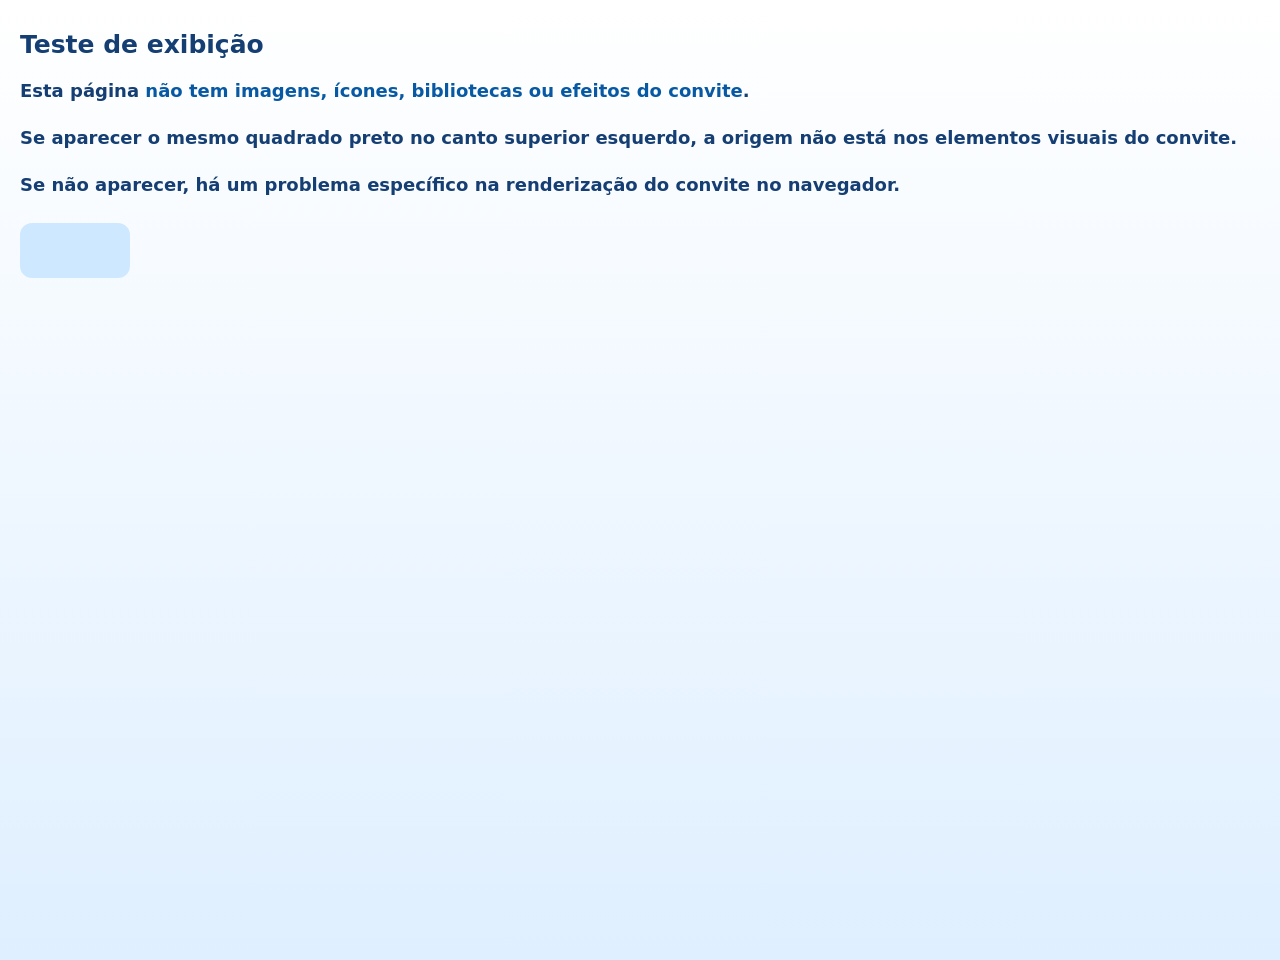
<file: diagnostico.html>
<!doctype html>
<html lang="pt-BR">
<head><meta charset="utf-8"><meta name="viewport" content="width=device-width,initial-scale=1,viewport-fit=cover"><title>Diagnóstico de tela • Chá do Benício</title>
<style>html,body{margin:0;padding:0;min-height:100%;background:#eef7ff;color:#153e73;font:600 18px system-ui,sans-serif}main{padding:30px 20px;min-height:100vh;background:linear-gradient(180deg,#fff,#dfefff)}h1{font-size:25px;margin:0 0 18px}p{line-height:1.6}strong{color:#0759a3}.marker{width:110px;height:55px;border-radius:12px;background:#cee9ff;margin-top:24px}</style></head>
<body><main><h1>Teste de exibição</h1><p>Esta página <strong>não tem imagens, ícones, bibliotecas ou efeitos do convite</strong>.</p>
<p>Se aparecer o mesmo quadrado preto no canto superior esquerdo, a origem não está nos elementos visuais do convite.</p>
<p>Se não aparecer, há um problema específico na renderização do convite no navegador.</p>
<div class="marker"></div></main></body></html>
</file>
<file: admin.css>
:root{
  font-family:Nunito,"Trebuchet MS",system-ui,sans-serif;
  color:#163d77;
  background:
    radial-gradient(circle at top right, rgba(60, 172, 255, .20), transparent 22%),
    linear-gradient(180deg,#ecf6ff 0%,#e5f1ff 100%);
  --blue:#0f5eb0;
  --blue-dark:#163d77;
  --blue-soft:#eff7ff;
  --border:#bfdaf3;
  --shadow:0 14px 34px rgba(35,109,163,.14);
  --shadow-soft:0 10px 24px rgba(35,109,163,.10);
}
*{box-sizing:border-box}
html,body{min-height:100%}
body{margin:0;color:var(--blue-dark);background:transparent}
button,input{font:inherit}
button{
  cursor:pointer;
  background:linear-gradient(180deg,#2ea6ef,#0b76c7);
  border:0;
  border-radius:18px;
  color:white;
  font-weight:900;
  padding:14px 20px;
  min-height:50px;
  box-shadow:0 10px 24px rgba(11,118,199,.24);
  transition:transform .15s ease, box-shadow .15s ease, opacity .15s ease;
}
button:hover{transform:translateY(-1px);box-shadow:0 14px 28px rgba(11,118,199,.26)}
button:disabled{opacity:.55;cursor:wait;transform:none}
.container{width:min(1200px,calc(100% - 32px));margin:26px auto 60px}
.header{
  display:flex;
  align-items:flex-start;
  justify-content:space-between;
  gap:18px;
  margin-bottom:26px;
}
.heroText{
  display:grid;
  gap:6px;
}
.eyebrow{
  font-size:13px;
  font-weight:900;
  letter-spacing:3px;
  color:#3e87c3;
  margin:0;
}
.header h1{
  font-size:clamp(42px,5vw,68px);
  line-height:.98;
  margin:0;
  color:#1a4787;
  text-wrap:balance;
}
.secondary{
  background:rgba(255,255,255,.92);
  color:#145993;
  border:1px solid var(--border);
  box-shadow:var(--shadow-soft);
}
.login{
  max-width:560px;
  background:rgba(255,255,255,.95);
  border-radius:32px;
  padding:30px;
  box-shadow:var(--shadow);
  border:1px solid rgba(191,218,243,.75);
}
.loginIntro{display:grid;gap:6px;margin-bottom:8px}
.login h2{margin:0;font-size:clamp(28px,3.2vw,38px);line-height:1.05;color:#1a4787}
.login p{font-size:15px;line-height:1.65;color:#53779f;margin:0}
.login form{display:grid;gap:16px;margin-top:24px}
.login label,.search{
  display:grid;
  gap:8px;
  font-weight:900;
  font-size:14px;
  color:#2f5e94;
}
.login input,.search input{
  border:1px solid var(--border);
  background:#fafdff;
  padding:14px 15px;
  border-radius:16px;
  min-height:52px;
  color:#163d77;
  font-size:17px;
  outline:none;
}
.login input:focus,.search input:focus{border-color:#6db5ea;box-shadow:0 0 0 4px rgba(109,181,234,.16)}
.error{color:#a43750!important;font-weight:800;min-height:20px}
.stats{
  display:grid;
  grid-template-columns:repeat(4,minmax(0,1fr));
  gap:16px;
  margin-bottom:20px;
}
.statCard{
  display:flex;
  flex-direction:column;
  gap:8px;
  padding:22px;
  border-radius:26px;
  box-shadow:var(--shadow-soft);
  background:#fff;
  border:1px solid rgba(191,218,243,.75);
  position:relative;
  overflow:hidden;
}
.statCard::before{
  content:"";
  position:absolute;
  inset:0 auto auto 0;
  width:100%;
  height:6px;
  background:linear-gradient(90deg,#71c4ff,#2587df);
}
.statBlue::before{background:linear-gradient(90deg,#60c6ff,#1e8adb)}
.statSky::before{background:linear-gradient(90deg,#8ad0ff,#3ea1f2)}
.statIndigo::before{background:linear-gradient(90deg,#6d8bff,#376be8)}
.statGold::before{background:linear-gradient(90deg,#f4ca7a,#de9b26)}
.statLabel{font-size:15px;font-weight:900;color:#4f7ca6}
.statCard strong{font-size:46px;line-height:1;color:#106bb8}
.statCard small{font-size:15px;color:#678aa9;line-height:1.35}
.toolsCard,.panel{
  background:rgba(255,255,255,.96);
  border-radius:28px;
  padding:22px;
  margin-top:18px;
  border:1px solid rgba(191,218,243,.75);
  box-shadow:var(--shadow-soft);
}
.toolsHead{margin-bottom:14px}
.toolsHead h2{margin:0 0 5px;font-size:24px;color:#1b4a88}
.toolsHead p{margin:0;color:#5f86ae;line-height:1.5}
.tools{
  display:grid;
  grid-template-columns:minmax(280px,1.4fr) repeat(3,minmax(180px,1fr));
  gap:12px;
  align-items:end;
}
.search{font-size:13px}
.status{color:#326e9f;font-size:14px;min-height:18px;margin:14px 2px 0}
.panelHighlight{background:linear-gradient(180deg,rgba(255,255,255,.98),rgba(247,252,255,.98))}
.panel h2{font-size:28px;line-height:1.1;margin:0 0 12px;color:#1b4a88}
.panelHead{display:flex;justify-content:space-between;gap:20px;align-items:baseline;flex-wrap:wrap}
.panelHead span{color:#6c8caf;font-size:14px}
.tableWrap{max-width:100%;overflow:auto}
.tableWrap::-webkit-scrollbar{height:9px}.tableWrap::-webkit-scrollbar-thumb{background:#c1ddf5;border-radius:99px}
table{border-collapse:separate;border-spacing:0;min-width:720px;width:100%;font-size:14px;text-align:left}
th{
  color:#587fa5;
  text-transform:uppercase;
  font-size:12px;
  letter-spacing:.05em;
  border-bottom:2px solid #d9e9f7;
  padding:14px 10px;
  white-space:nowrap;
}
td{
  padding:14px 10px;
  border-bottom:1px solid #eaf3fb;
  vertical-align:top;
  color:#264e7d;
  line-height:1.45;
}
tr:last-child td{border:0}
.tag{
  border-radius:999px;
  padding:6px 10px;
  display:inline-flex;
  align-items:center;
  justify-content:center;
  font-size:12px;
  font-weight:900;
  background:#e6f4ff;
  color:#176eae;
}
.tag.bad{background:#fff0ed;color:#ae4937}
.hint{margin:0 0 16px;font-size:15px;color:#6586a8;line-height:1.55;max-width:900px}
a{color:#046ebf}
.mutedRow{color:#6984a1;text-align:center;padding:24px !important}
@media (max-width:1040px){
  .tools{grid-template-columns:1fr 1fr}
}
@media (max-width:720px){
  .container{width:calc(100% - 20px);margin:18px auto 42px}
  .header{align-items:flex-start;gap:14px;margin-bottom:18px}
  .heroText{gap:4px}
  .header h1{font-size:clamp(34px,11vw,54px)}
  #logout{padding:12px 16px;min-height:48px;border-radius:16px}
  .login{max-width:none;padding:24px 18px;border-radius:28px}
  .login h2{font-size:30px}
  .stats{grid-template-columns:1fr 1fr;gap:12px}
  .statCard{padding:16px;border-radius:22px}
  .statLabel,.statCard small{font-size:13px}
  .statCard strong{font-size:34px}
  .toolsCard,.panel{padding:16px;border-radius:24px;margin-top:14px}
  .toolsHead h2{font-size:22px}
  .tools{grid-template-columns:1fr;gap:10px}
  .tools button{width:100%}
  .panel h2{font-size:20px}
  .hint,.status{font-size:14px}
  .tableWrap{overflow:visible}
  table,thead,tbody,tr,th,td{display:block;min-width:0;width:100%}
  thead{display:none}
  tbody{display:grid;gap:12px}
  tr{
    background:#f8fbff;
    border:1px solid #dfeefb;
    border-radius:20px;
    padding:8px 14px;
    box-shadow:inset 0 1px 0 rgba(255,255,255,.85);
  }
  td{
    border:0;
    padding:10px 0;
    display:grid;
    gap:4px;
  }
  td::before{
    content:attr(data-label);
    font-size:11px;
    font-weight:900;
    text-transform:uppercase;
    letter-spacing:.06em;
    color:#6d8daf;
  }
  .mutedRow{
    display:block !important;
    text-align:center;
    background:none !important;
    border:0 !important;
    padding:18px 8px !important;
  }
}
</file>
